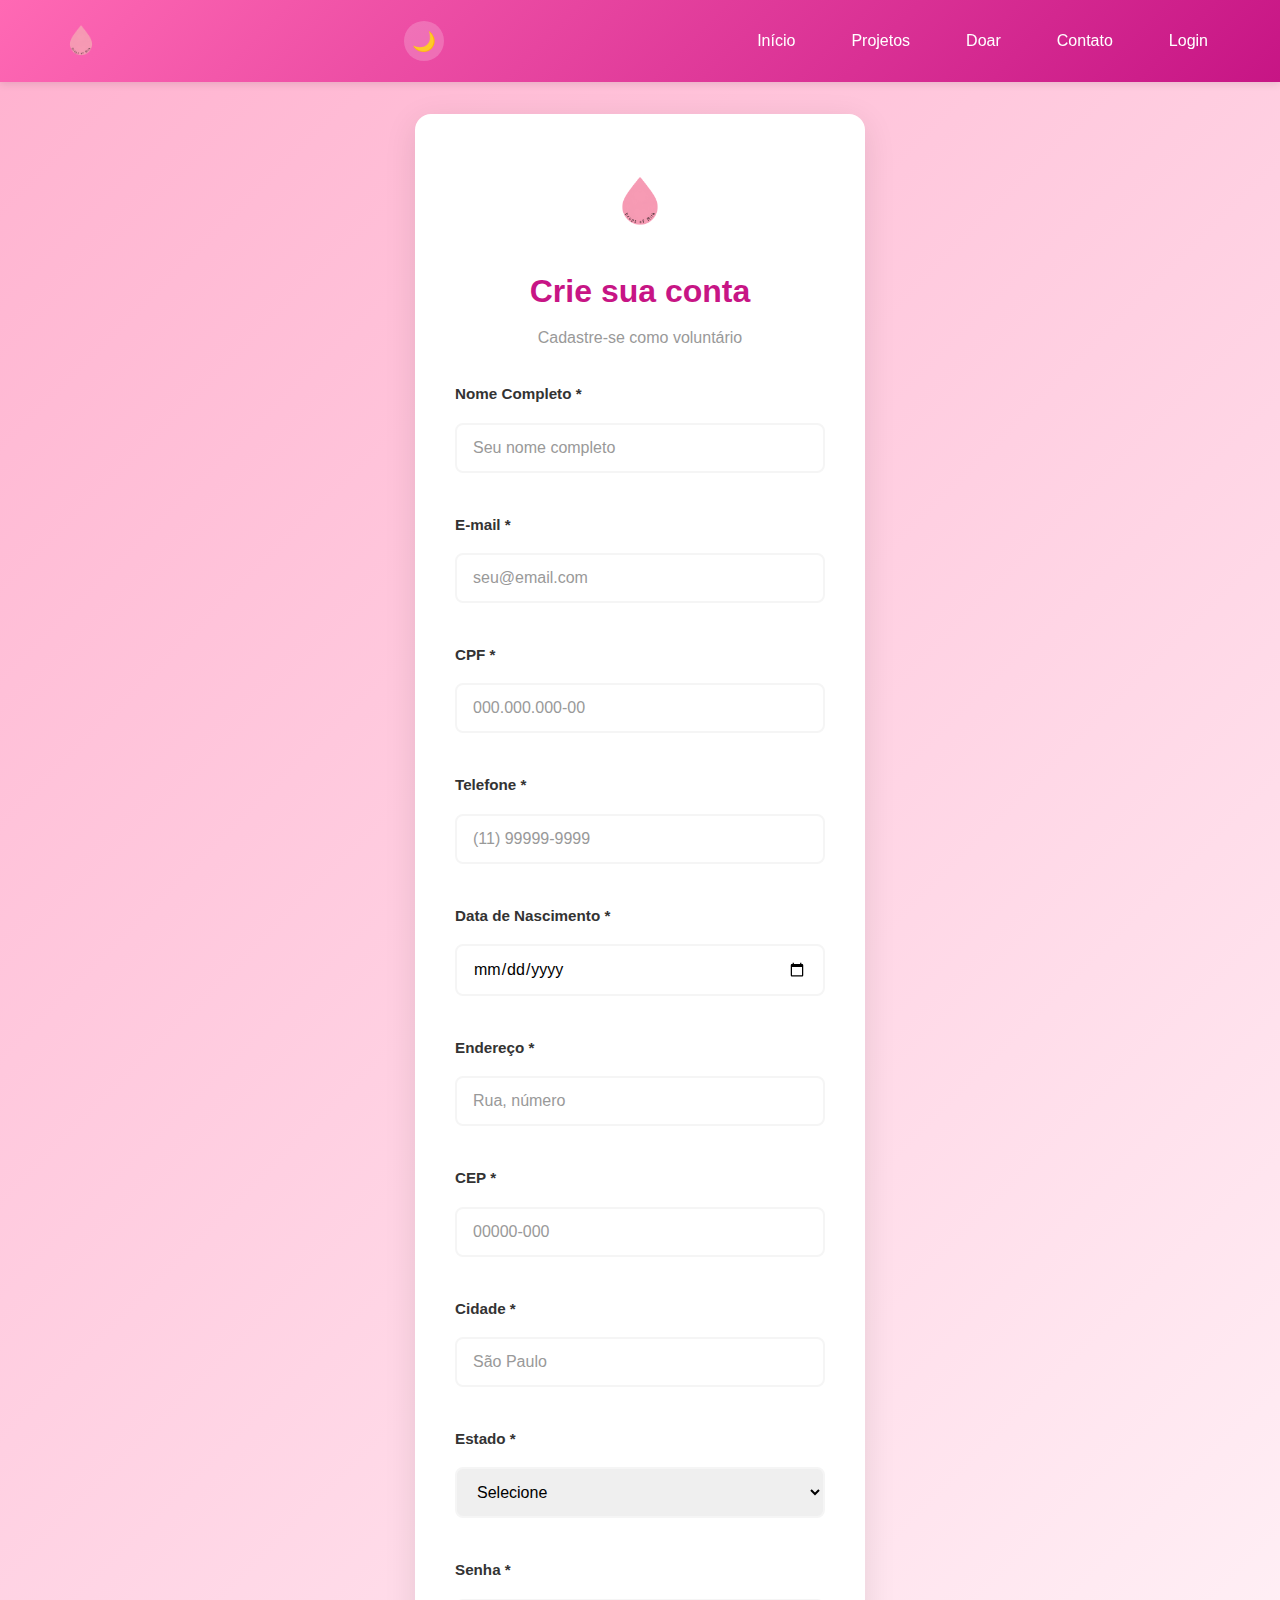
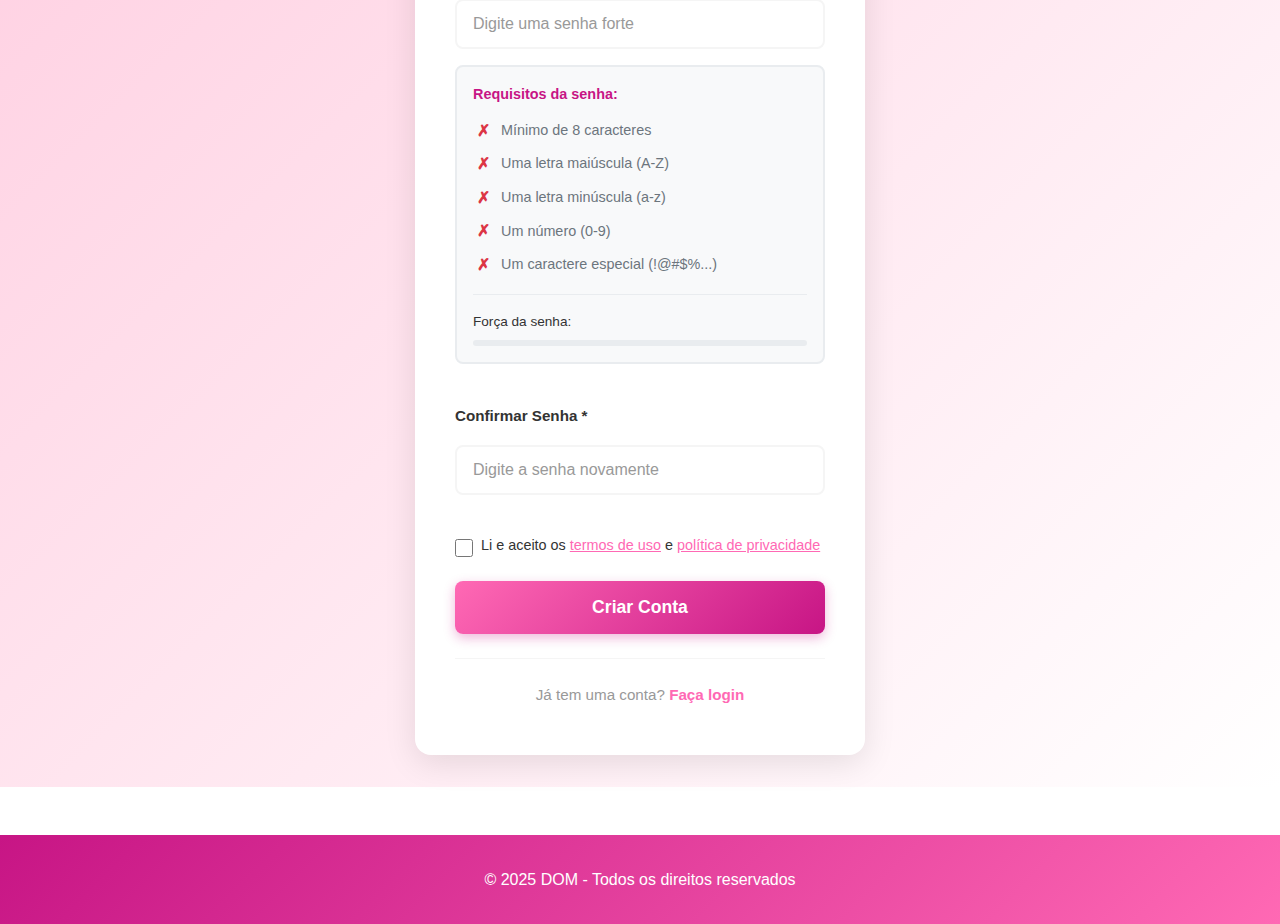
<file: cadastro.html>
<!DOCTYPE html>
<html lang="pt-BR">
  <head>
    <meta charset="utf-8" />
    <meta name="viewport" content="width=device-width,initial-scale=1" />
    <title>Cadastro - DOM</title>
    
    <link rel="stylesheet" href="css/global.css" />
    <link rel="stylesheet" href="css/login.css" />
  </head>
  <body>
    <header>
      <div class="container">
        <button id="menu-btn" aria-label="Abrir menu" aria-expanded="false">&#9776;</button>
        <div class="brand">
          <img src="assets/images/Logo_final.png" alt="DOM logo" />
        </div>
        <button id="theme-toggle" aria-label="Alternar tema" class="theme-btn">🌙</button>
        <nav>
          <ul>
            <!-- Será preenchido via JavaScript -->
          </ul>
        </nav>
      </div>
    </header>

    <main class="auth-container">
      <div class="auth-box">
        <div class="auth-header">
          <img src="assets/images/Logo_final.png" alt="DOM Logo" class="auth-logo">
          <h1 class="auth-title">Crie sua conta</h1>
          <p class="auth-subtitle">Cadastre-se como voluntário</p>
        </div>

        <div id="alertContainer"></div>

        <form id="cadastroForm" class="auth-form">
          <!-- DADOS PESSOAIS -->
          <div class="form-group">
            <label for="nome">Nome Completo *</label>
            <input 
              type="text" 
              id="nome" 
              placeholder="Seu nome completo"
              required
              autocomplete="name"
              minlength="3"
            >
            <span class="error-message">Nome deve ter pelo menos 3 caracteres</span>
          </div>

          <div class="form-group">
            <label for="email">E-mail *</label>
            <input 
              type="email" 
              id="email" 
              placeholder="seu@email.com"
              required
              autocomplete="email"
            >
            <span class="error-message">E-mail inválido</span>
          </div>

          <div class="form-group">
            <label for="cpf">CPF *</label>
            <input 
              type="text" 
              id="cpf" 
              placeholder="000.000.000-00"
              required
              maxlength="14"
            >
            <span class="error-message">CPF inválido</span>
          </div>

          <div class="form-group">
            <label for="telefone">Telefone *</label>
            <input 
              type="text" 
              id="telefone" 
              placeholder="(11) 99999-9999"
              required
              autocomplete="tel"
              maxlength="15"
            >
            <span class="error-message">Telefone inválido</span>
          </div>

          <div class="form-group">
            <label for="dataNascimento">Data de Nascimento *</label>
            <input 
              type="date" 
              id="dataNascimento" 
              required
            >
            <span class="error-message">Data de nascimento obrigatória</span>
          </div>

          <!-- ENDEREÇO -->
          <div class="form-group">
            <label for="endereco">Endereço *</label>
            <input 
              type="text" 
              id="endereco" 
              placeholder="Rua, número"
              required
            >
            <span class="error-message">Endereço obrigatório</span>
          </div>

          <div class="form-group">
            <label for="cep">CEP *</label>
            <input 
              type="text" 
              id="cep" 
              placeholder="00000-000"
              required
              maxlength="9"
            >
            <span class="error-message">CEP inválido</span>
          </div>

          <div class="form-group">
            <label for="cidade">Cidade *</label>
            <input 
              type="text" 
              id="cidade" 
              placeholder="São Paulo"
              required
            >
            <span class="error-message">Cidade obrigatória</span>
          </div>

          <div class="form-group">
            <label for="estado">Estado *</label>
            <select id="estado" required>
              <option value="">Selecione</option>
              <option value="AC">AC</option>
              <option value="AL">AL</option>
              <option value="AP">AP</option>
              <option value="AM">AM</option>
              <option value="BA">BA</option>
              <option value="CE">CE</option>
              <option value="DF">DF</option>
              <option value="ES">ES</option>
              <option value="GO">GO</option>
              <option value="MA">MA</option>
              <option value="MT">MT</option>
              <option value="MS">MS</option>
              <option value="MG">MG</option>
              <option value="PA">PA</option>
              <option value="PB">PB</option>
              <option value="PR">PR</option>
              <option value="PE">PE</option>
              <option value="PI">PI</option>
              <option value="RJ">RJ</option>
              <option value="RN">RN</option>
              <option value="RS">RS</option>
              <option value="RO">RO</option>
              <option value="RR">RR</option>
              <option value="SC">SC</option>
              <option value="SP">SP</option>
              <option value="SE">SE</option>
              <option value="TO">TO</option>
            </select>
            <span class="error-message">Selecione um estado</span>
          </div>

          <!-- SENHA -->
          <div class="form-group">
            <label for="senha">Senha *</label>
            <input 
              type="password" 
              id="senha" 
              placeholder="Digite uma senha forte"
              required
              autocomplete="new-password"
              minlength="8"
            >
            <span class="error-message">Senha não atende aos requisitos</span>
            
            <div id="passwordValidator" class="password-validator">
              <div class="password-validator-title">Requisitos da senha:</div>
              <div class="password-requirements">
                <div id="req-length" class="requirement invalid">
                  <span class="requirement-icon">✗</span>
                  <span>Mínimo de 8 caracteres</span>
                </div>
                <div id="req-uppercase" class="requirement invalid">
                  <span class="requirement-icon">✗</span>
                  <span>Uma letra maiúscula (A-Z)</span>
                </div>
                <div id="req-lowercase" class="requirement invalid">
                  <span class="requirement-icon">✗</span>
                  <span>Uma letra minúscula (a-z)</span>
                </div>
                <div id="req-number" class="requirement invalid">
                  <span class="requirement-icon">✗</span>
                  <span>Um número (0-9)</span>
                </div>
                <div id="req-special" class="requirement invalid">
                  <span class="requirement-icon">✗</span>
                  <span>Um caractere especial (!@#$%...)</span>
                </div>
              </div>
              
              <div class="password-strength">
                <div class="password-strength-label">
                  <span>Força da senha:</span>
                  <span id="strengthText" class="password-strength-text"></span>
                </div>
                <div class="password-strength-bar">
                  <div id="strengthFill" class="password-strength-fill"></div>
                </div>
              </div>
            </div>
          </div>

          <div class="form-group">
            <label for="confirmarSenha">Confirmar Senha *</label>
            <input 
              type="password" 
              id="confirmarSenha" 
              placeholder="Digite a senha novamente"
              required
              autocomplete="new-password"
              minlength="8"
            >
            <span class="error-message">As senhas não coincidem</span>
          </div>

          <input type="hidden" id="tipo" name="tipo" value="voluntario">

          <div class="checkbox-group">
            <input type="checkbox" id="termos" required>
            <label for="termos">
              Li e aceito os <a href="#" target="_blank">termos de uso</a> e <a href="#" target="_blank">política de privacidade</a>
            </label>
          </div>

          <button type="submit" id="btnCadastro" class="btn-auth">
            Criar Conta
          </button>
        </form>

        <div class="auth-footer">
          Já tem uma conta? <a href="login.html">Faça login</a>
        </div>
      </div>
    </main>

    <footer><p>&copy; 2025 DOM - Todos os direitos reservados</p></footer>

    <script src="js/auth.js"></script>
    <script src="js/projetos.js"></script>
    <script src="js/doacoes.js"></script>
    <script src="js/global.js"></script>
    <script src="js/cadastro-page.js"></script>
  </body>
</html>
</file>
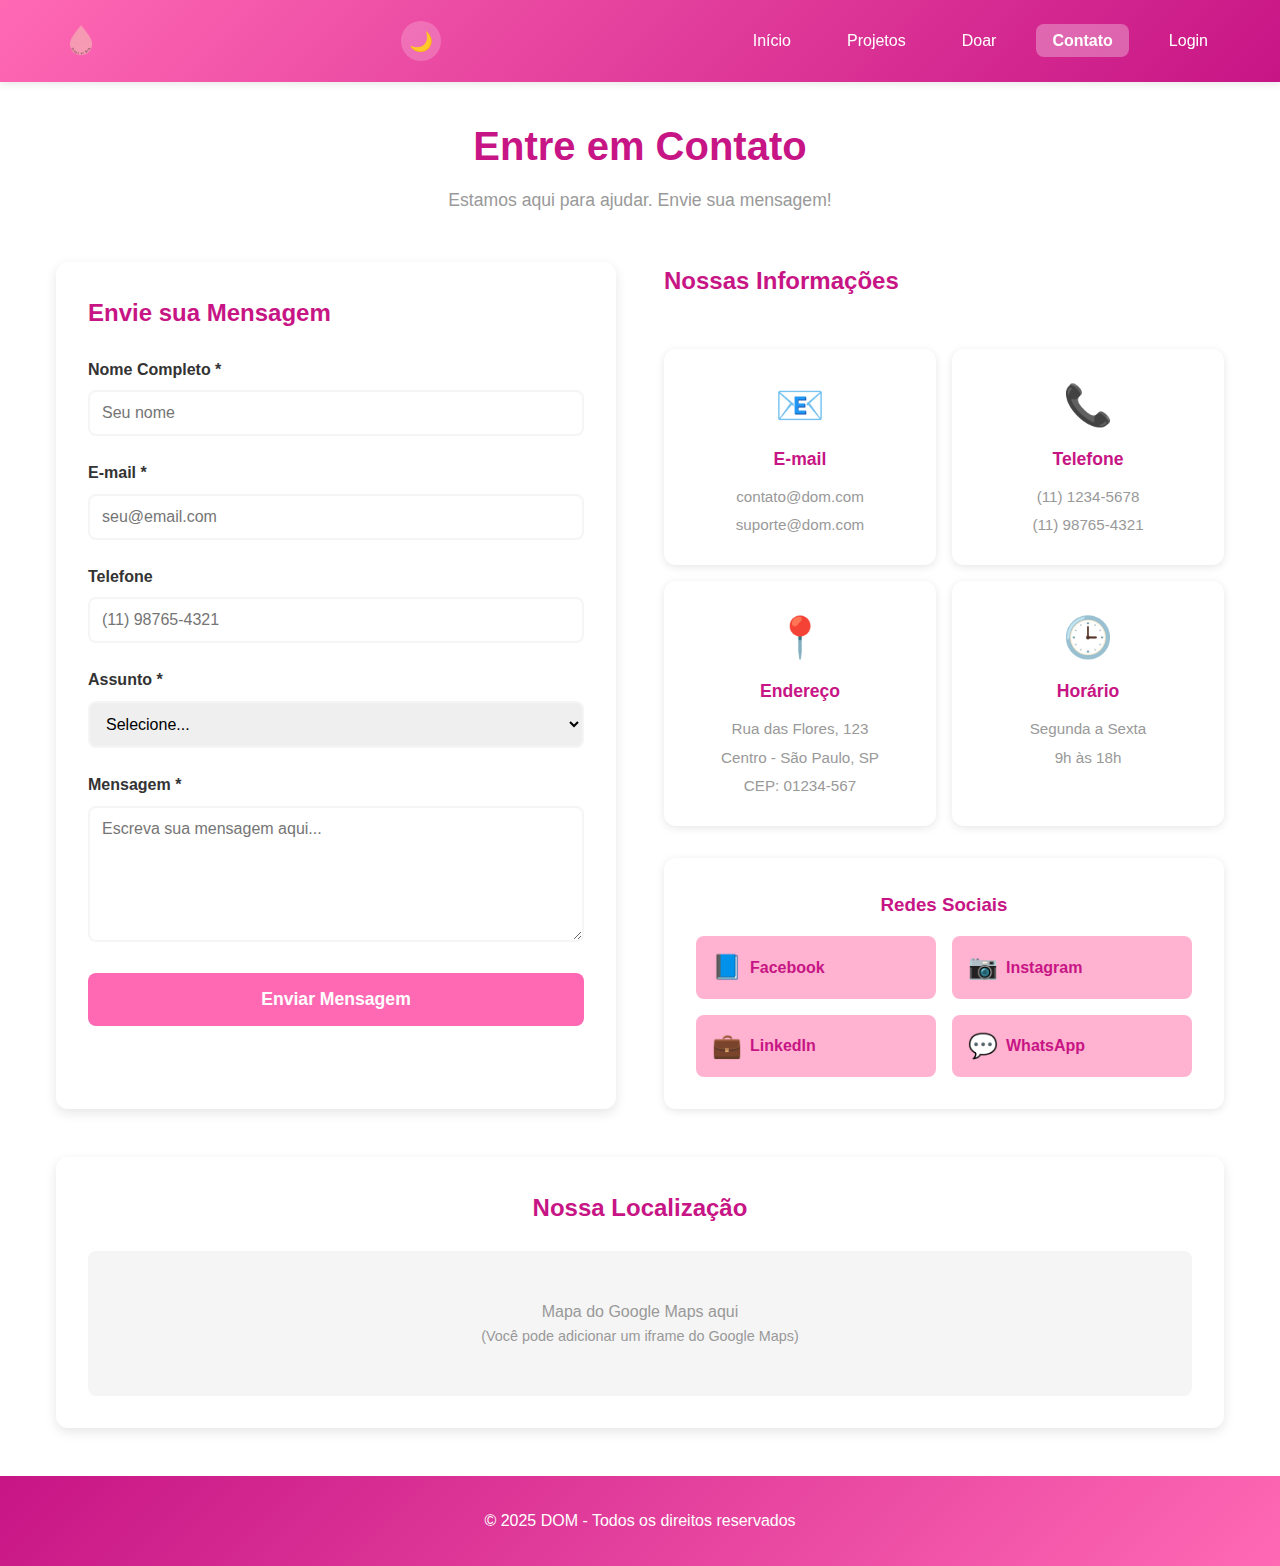
<file: contato.html>
<!DOCTYPE html>
<html lang="pt-BR">
  <head>
    <meta charset="utf-8" />
    <meta name="viewport" content="width=device-width,initial-scale=1" />
    <title>Contato - DOM</title>
    
    <link rel="stylesheet" href="css/global.css" />
    <link rel="stylesheet" href="css/contato.css" />
  </head>
  <body>
    <header>
      <div class="container">
        <button id="menu-btn" aria-label="Abrir menu" aria-expanded="false">&#9776;</button>
        <div class="brand">
          <img src="assets/images/Logo_final.png" alt="DOM logo" />
        </div>
        <button id="theme-toggle" aria-label="Alternar tema" class="theme-btn">🌙</button>
        <nav>
          <ul>
            <!-- Será preenchido via JavaScript -->
          </ul>
        </nav>
      </div>
    </header>

    <main class="contato-container">
      <div class="page-header">
        <h1 class="page-title">Entre em Contato</h1>
        <p class="page-subtitle">Estamos aqui para ajudar. Envie sua mensagem!</p>
      </div>

      <div class="contact-content">
        <!-- Formulário de Contato -->
        <div class="contact-form-section">
          <h2>Envie sua Mensagem</h2>
          
          <form id="contactForm" class="contact-form">
            <div class="form-group">
              <label for="nome">Nome Completo *</label>
              <input type="text" id="nome" name="nome" required placeholder="Seu nome">
            </div>

            <div class="form-group">
              <label for="email">E-mail *</label>
              <input type="email" id="email" name="email" required placeholder="seu@email.com">
            </div>

            <div class="form-group">
              <label for="telefone">Telefone</label>
              <input type="tel" id="telefone" name="telefone" placeholder="(11) 98765-4321">
            </div>

            <div class="form-group">
              <label for="assunto">Assunto *</label>
              <select id="assunto" name="assunto" required>
                <option value="">Selecione...</option>
                <option value="duvida">Dúvida</option>
                <option value="voluntario">Quero ser voluntário</option>
                <option value="doacao">Doações</option>
                <option value="parceria">Parceria</option>
                <option value="outro">Outro</option>
              </select>
            </div>

            <div class="form-group">
              <label for="mensagem">Mensagem *</label>
              <textarea id="mensagem" name="mensagem" rows="6" required placeholder="Escreva sua mensagem aqui..."></textarea>
            </div>

            <button type="submit" class="btn btn-primary">Enviar Mensagem</button>
          </form>
        </div>

        <!-- Informações de Contato -->
        <div class="contact-info-section">
          <h2>Nossas Informações</h2>
          
          <div class="info-cards">
            <div class="info-card">
              <div class="info-icon">📧</div>
              <h3>E-mail</h3>
              <p>contato@dom.com</p>
              <p>suporte@dom.com</p>
            </div>

            <div class="info-card">
              <div class="info-icon">📞</div>
              <h3>Telefone</h3>
              <p>(11) 1234-5678</p>
              <p>(11) 98765-4321</p>
            </div>

            <div class="info-card">
              <div class="info-icon">📍</div>
              <h3>Endereço</h3>
              <p>Rua das Flores, 123</p>
              <p>Centro - São Paulo, SP</p>
              <p>CEP: 01234-567</p>
            </div>

            <div class="info-card">
              <div class="info-icon">🕒</div>
              <h3>Horário</h3>
              <p>Segunda a Sexta</p>
              <p>9h às 18h</p>
            </div>
          </div>

          <div class="social-media">
            <h3>Redes Sociais</h3>
            <div class="social-links">
              <a href="#" class="social-link" aria-label="Facebook">
                <span>📘</span> Facebook
              </a>
              <a href="#" class="social-link" aria-label="Instagram">
                <span>📷</span> Instagram
              </a>
              <a href="#" class="social-link" aria-label="LinkedIn">
                <span>💼</span> LinkedIn
              </a>
              <a href="#" class="social-link" aria-label="WhatsApp">
                <span>💬</span> WhatsApp
              </a>
            </div>
          </div>
        </div>
      </div>

      <!-- Mapa (Opcional) -->
      <div class="map-section">
        <h2>Nossa Localização</h2>
        <div class="map-placeholder">
          <p>Mapa do Google Maps aqui</p>
          <p style="font-size: 0.9rem; color: var(--cinza-medio);">
            (Você pode adicionar um iframe do Google Maps)
          </p>
        </div>
      </div>
    </main>

    <footer><p>&copy; 2025 DOM - Todos os direitos reservados</p></footer>

    <script src="js/auth.js"></script>
    <script src="js/global.js"></script>
    <script src="js/contato.js"></script>
  </body>
</html>
</file>
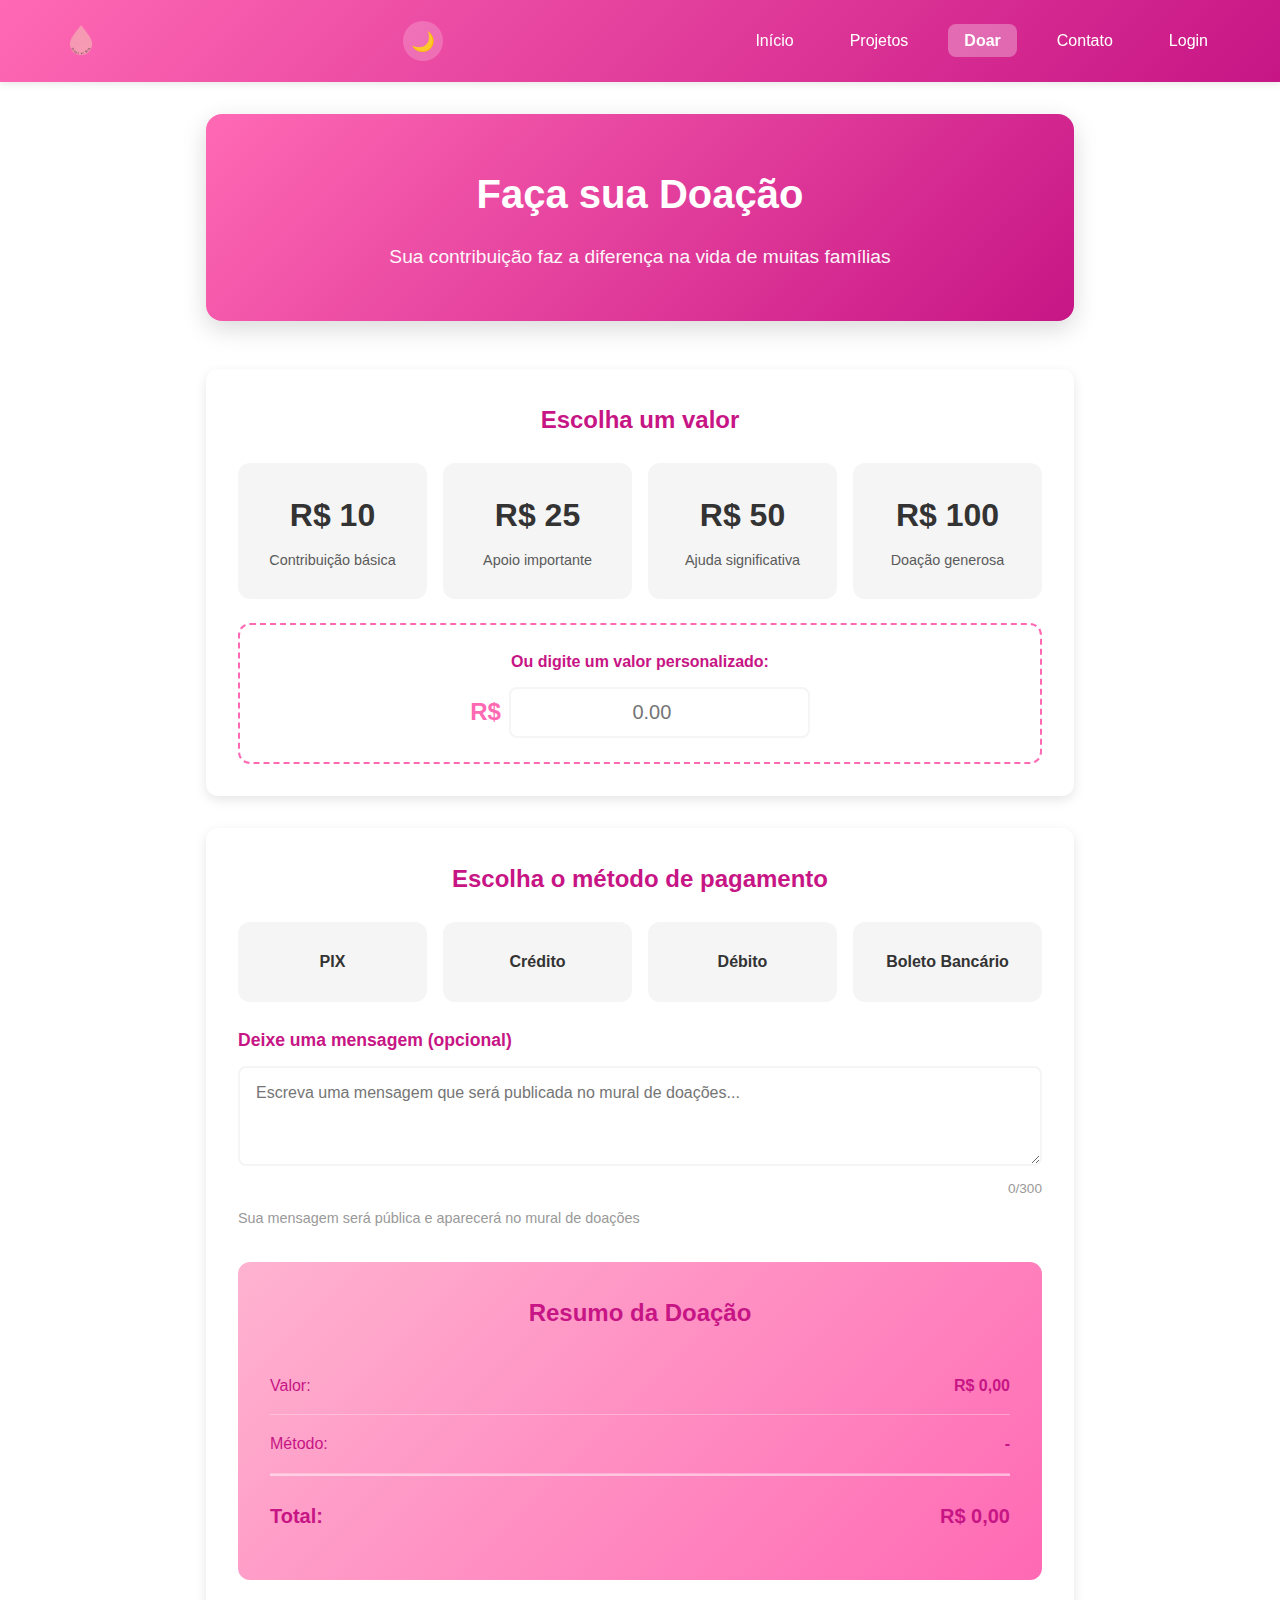
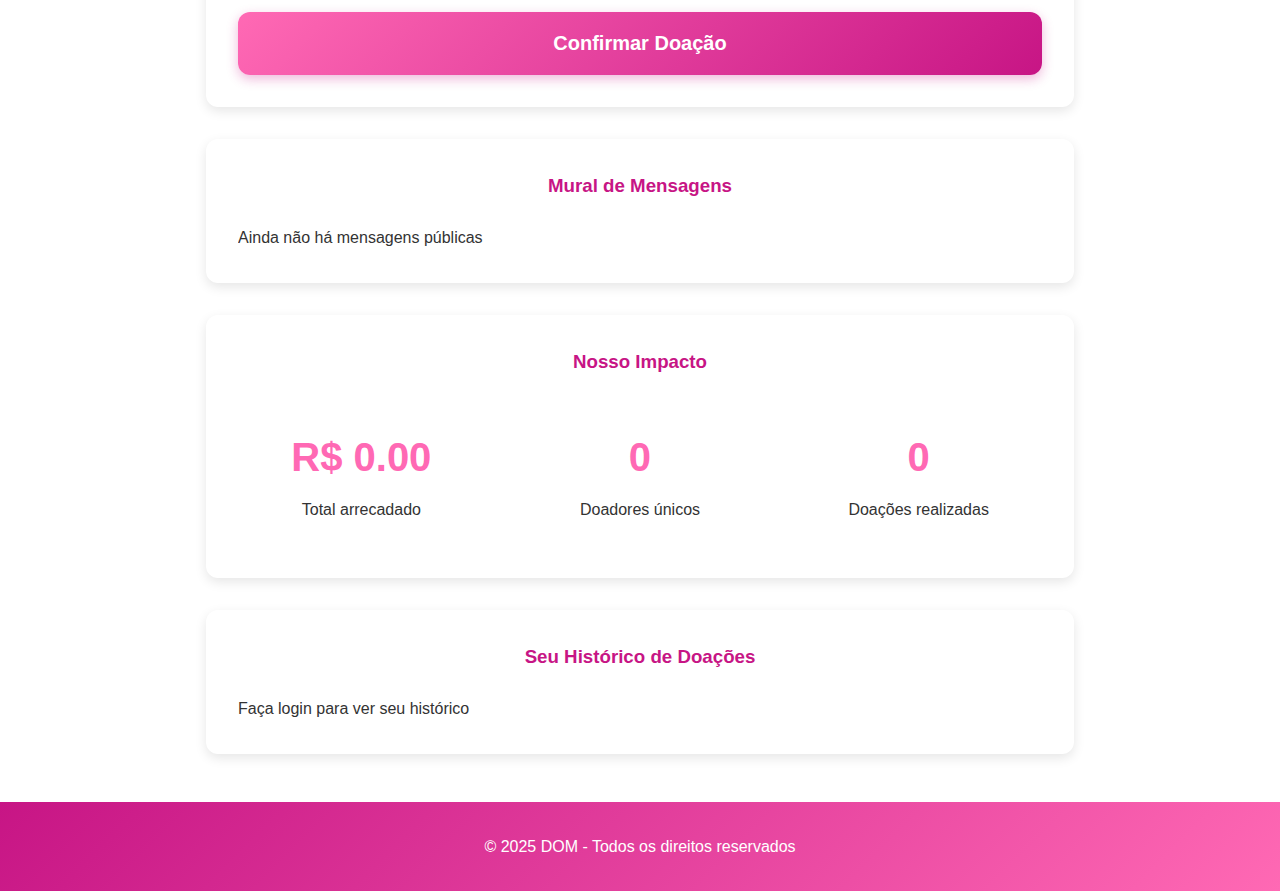
<file: doacoes.html>
<!DOCTYPE html>
<html lang="pt-BR">
  <head>
    <meta charset="utf-8" />
    <meta name="viewport" content="width=device-width,initial-scale=1" />
    <title>Doações - DOM</title>
    
    <link rel="stylesheet" href="css/global.css" />
    <link rel="stylesheet" href="css/doacoes.css" />
  </head>
  <body>
    <header>
      <div class="container">
        <button id="menu-btn" aria-label="Abrir menu" aria-expanded="false">&#9776;</button>
        <div class="brand">
          <img src="assets/images/Logo_final.png" alt="DOM logo" />
        </div>
        <button id="theme-toggle" aria-label="Alternar tema" class="theme-btn">🌙</button>
        <nav>
          <ul>
            <!-- Será preenchido via JavaScript -->
          </ul>
        </nav>
      </div>
    </header>

    <main class="doacoes-container">
      <!-- Hero -->
      <section class="doacoes-hero">
        <h1>Faça sua Doação</h1>
        <p>Sua contribuição faz a diferença na vida de muitas famílias</p>
      </section>

      <!-- Valores Sugeridos -->
      <section class="valores-sugeridos">
        <h2>Escolha um valor</h2>
        <div class="valores-grid">
          <div class="valor-card" data-valor="10">
            <div class="valor-preco">R$ 10</div>
            <div class="valor-descricao">Contribuição básica</div>
          </div>
          <div class="valor-card" data-valor="25">
            <div class="valor-preco">R$ 25</div>
            <div class="valor-descricao">Apoio importante</div>
          </div>
          <div class="valor-card" data-valor="50">
            <div class="valor-preco">R$ 50</div>
            <div class="valor-descricao">Ajuda significativa</div>
          </div>
          <div class="valor-card" data-valor="100">
            <div class="valor-preco">R$ 100</div>
            <div class="valor-descricao">Doação generosa</div>
          </div>
        </div>

        <div class="valor-custom">
          <label for="valorCustom">Ou digite um valor personalizado:</label>
          <div class="valor-custom-input">
            <span>R$</span>
            <input type="number" id="valorCustom" placeholder="0.00" min="1" step="0.01">
          </div>
        </div>
      </section>

      <!-- Métodos de Pagamento -->
      <section class="doacao-form">
        <h2>Escolha o método de pagamento</h2>
        <div class="payment-methods">
          <div class="payment-method" data-method="pix">
            <div class="payment-name">PIX</div>
          </div>
          <div class="payment-method" data-method="credito">
            <div class="payment-name">Crédito</div>
          </div>
          <div class="payment-method" data-method="debito">
            <div class="payment-name">Débito</div>
          </div>
          <div class="payment-method" data-method="boleto">
            <div class="payment-name">Boleto Bancário</div>
          </div>
        </div>

        <!-- Campo de Mensagem -->
        <div class="mensagem-section">
          <label for="mensagemDoacao">Deixe uma mensagem (opcional)</label>
          <textarea 
            id="mensagemDoacao" 
            placeholder="Escreva uma mensagem que será publicada no mural de doações..."
            maxlength="300"
          ></textarea>
          <div class="char-count" id="charCount">0/300</div>
          <small>Sua mensagem será pública e aparecerá no mural de doações</small>
        </div>

        <!-- Resumo -->
        <div class="doacao-resumo">
          <h3>Resumo da Doação</h3>
          <div class="resumo-item">
            <span>Valor:</span>
            <strong id="resumoValor">R$ 0,00</strong>
          </div>
          <div class="resumo-item">
            <span>Método:</span>
            <strong id="resumoMetodo">-</strong>
          </div>
          <div class="resumo-item">
            <span>Total:</span>
            <strong id="resumoTotal">R$ 0,00</strong>
          </div>
        </div>

        <form id="donationForm">
          <button type="submit" class="btn-doar">
            Confirmar Doação
          </button>
        </form>
      </section>

      <!-- Mural de Mensagens -->
      <section class="mural-mensagens">
        <h3>Mural de Mensagens</h3>
        <div id="muralMensagens" class="mensagens-lista">
          <!-- Será preenchido via JavaScript -->
        </div>
      </section>

      <!-- Impacto -->
      <section class="impacto-section">
        <h3>Nosso Impacto</h3>
        <div class="impacto-grid">
          <div class="impacto-item">
            <div class="impacto-numero">R$ <span id="totalArrecadado">0</span></div>
            <div class="impacto-texto">Total arrecadado</div>
          </div>
          <div class="impacto-item">
            <div class="impacto-numero"><span id="totalDoadores">0</span></div>
            <div class="impacto-texto">Doadores únicos</div>
          </div>
          <div class="impacto-item">
            <div class="impacto-numero"><span id="totalDoacoes">0</span></div>
            <div class="impacto-texto">Doações realizadas</div>
          </div>
        </div>
      </section>

      <!-- Histórico -->
      <section class="historico-doacoes">
        <h3>Seu Histórico de Doações</h3>
        <div id="historicoLista" class="historico-lista">
          <!-- Será preenchido via JavaScript -->
        </div>
      </section>
    </main>

    <footer><p>&copy; 2025 DOM - Todos os direitos reservados</p></footer>

    <script src="js/auth.js"></script>
    <script src="js/projetos.js"></script>
    <script src="js/doacoes.js"></script>
    <script src="js/global.js"></script>
    <script src="js/doacoes-page.js"></script>
  </body>
</html>
</file>
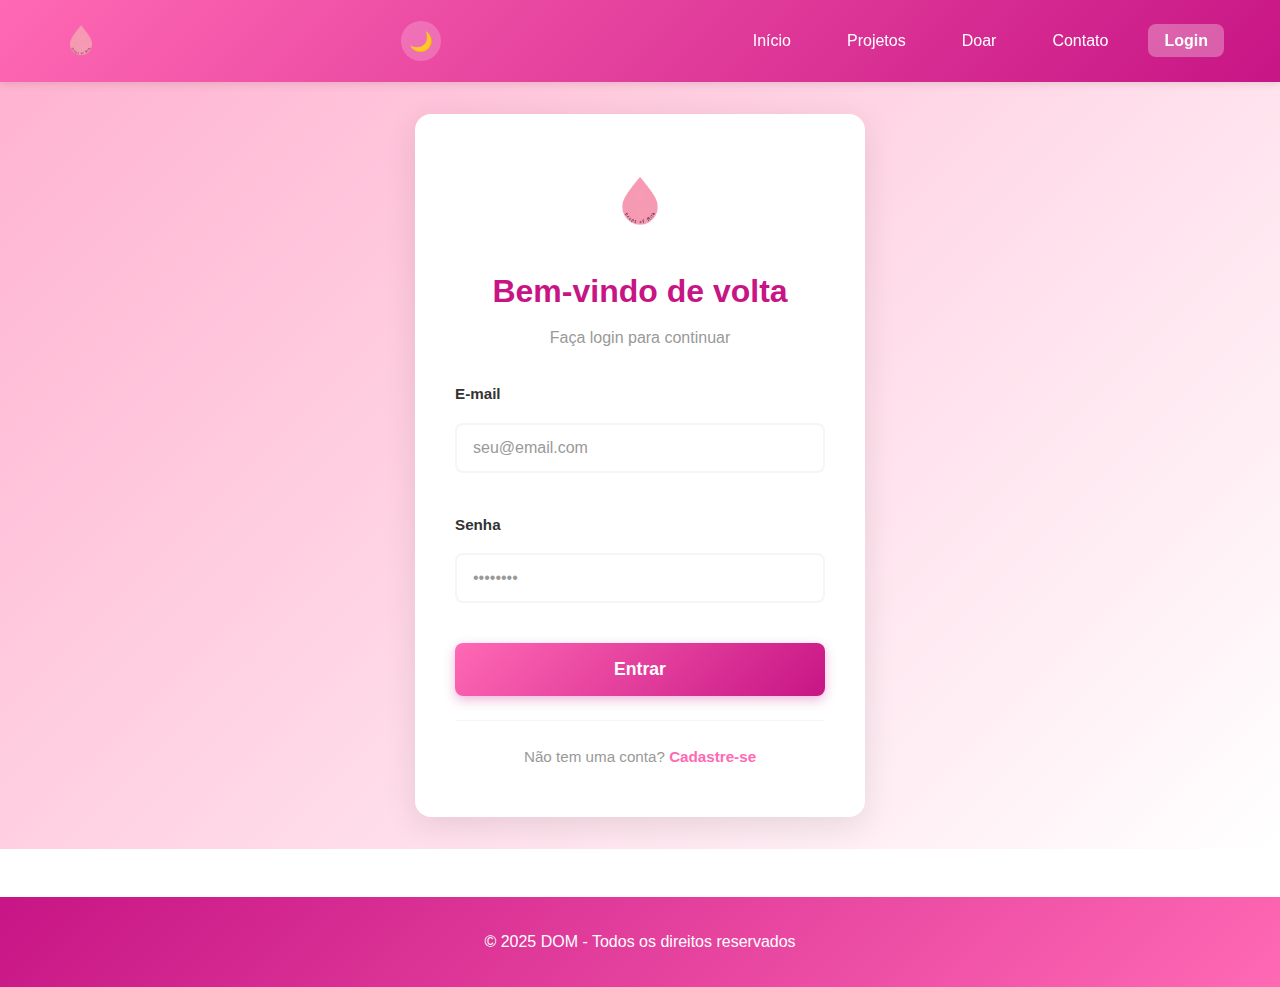
<file: login.html>
<!DOCTYPE html>
<html lang="pt-BR">
  <head>
    <meta charset="utf-8" />
    <meta name="viewport" content="width=device-width,initial-scale=1" />
    <title>Login - DOM</title>
    
    <link rel="stylesheet" href="css/global.css" />
    <link rel="stylesheet" href="css/login.css" />
  </head>
  <body>
    <header>
      <div class="container">
        <button id="menu-btn" aria-label="Abrir menu" aria-expanded="false">&#9776;</button>
        <div class="brand">
          <img src="assets/images/Logo_final.png" alt="DOM logo" />
        </div>
        <button id="theme-toggle" aria-label="Alternar tema" class="theme-btn">🌙</button>
        <nav>
          <ul>
            <!-- Será preenchido via JavaScript -->
          </ul>
        </nav>
      </div>
    </header>

    <main class="auth-container">
      <div class="auth-box">
        <div class="auth-header">
          <img src="assets/images/Logo_final.png" alt="DOM Logo" class="auth-logo">
          <h1 class="auth-title">Bem-vindo de volta</h1>
          <p class="auth-subtitle">Faça login para continuar</p>
        </div>

        <div id="alertContainer"></div>

        <form id="loginForm" class="auth-form">
          <div class="form-group">
            <label for="email">E-mail</label>
            <input 
              type="email" 
              id="email" 
              placeholder="seu@email.com"
              required
              autocomplete="email"
            >
            <span class="error-message">E-mail inválido</span>
          </div>

          <div class="form-group">
            <label for="senha">Senha</label>
            <input 
              type="password" 
              id="senha" 
              placeholder="••••••••"
              required
              autocomplete="current-password"
            >
            <span class="error-message">Senha obrigatória</span>
          </div>

          <button type="submit" id="btnLogin" class="btn-auth">
            Entrar
          </button>
        </form>

        <div class="auth-footer">
          Não tem uma conta? <a href="cadastro.html">Cadastre-se</a>
        </div>
      </div>
    </main>

    <footer><p>&copy; 2025 DOM - Todos os direitos reservados</p></footer>

    <script src="js/auth.js"></script>
    <script src="js/projetos.js"></script>
    <script src="js/doacoes.js"></script>
    <script src="js/global.js"></script>
    <script src="js/login-page.js"></script>
  </body>
</html>
</file>
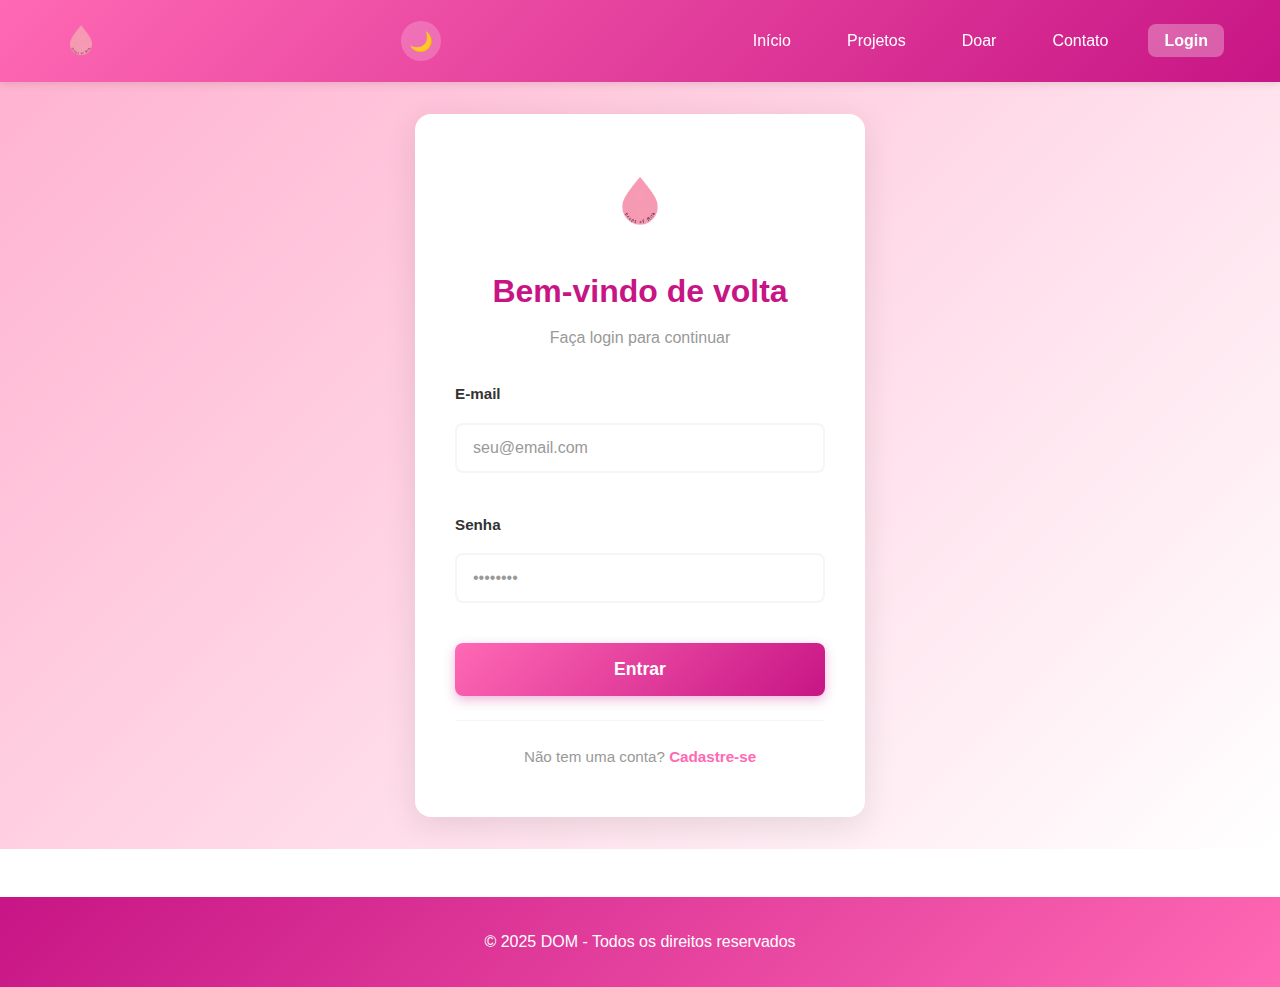
<file: profileAdm.html>
<!DOCTYPE html>
<html lang="pt-BR">
  <head>
    <meta charset="utf-8" />
    <meta name="viewport" content="width=device-width,initial-scale=1" />
    <title>Painel Admin - DOM</title>
    
    <link rel="stylesheet" href="css/global.css" />
    <link rel="stylesheet" href="css/profile.css" />
    <link rel="stylesheet" href="css/profile-admin.css" />
  </head>
  <body>
    <header>
      <div class="container">
        <button id="menu-btn" aria-label="Abrir menu" aria-expanded="false">&#9776;</button>
        <div class="brand">
          <img src="assets/images/Logo_final.png" alt="DOM logo" />
        </div>
        <button id="theme-toggle" aria-label="Alternar tema" class="theme-btn">🌙</button>
        <nav>
          <ul>
            <!-- Será preenchido via JavaScript -->
          </ul>
        </nav>
      </div>
    </header>

    <main class="profile-container">
      <!-- Header do Perfil Admin -->
      <div class="profile-header">
        <div class="profile-header-content">
          <div id="adminAvatar" class="profile-avatar">A</div>
          <div class="profile-info">
            <h1 id="adminName" class="profile-name">Administrador</h1>
            <div class="profile-type">Administrador do Sistema</div>
            <div id="adminEmail" class="profile-email">admin@dom.com</div>
          </div>
          <div class="profile-actions">
            
            <button id="btnLogout" class="btn-profile btn-logout">Sair</button>
          </div>
        </div>
      </div>

      <!-- Estatísticas Gerais -->
      <div class="admin-stats">
        <div class="stat-card">
          <div class="stat-icon">👥</div>
          <div class="stat-content">
            <div class="stat-value" id="totalUsers">0</div>
            <div class="stat-label">Usuários Cadastrados</div>
          </div>
        </div>

        <div class="stat-card">
          <div class="stat-icon">📋</div>
          <div class="stat-content">
            <div class="stat-value" id="totalProjects">0</div>
            <div class="stat-label">Projetos Ativos</div>
          </div>
        </div>

        <div class="stat-card">
          <div class="stat-icon">💰</div>
          <div class="stat-content">
            <div class="stat-value" id="totalDonations">0</div>
            <div class="stat-label">Doações Recebidas</div>
          </div>
        </div>

        <div class="stat-card">
          <div class="stat-icon">💵</div>
          <div class="stat-content">
            <div class="stat-value">R$ <span id="totalAmount">0.00</span></div>
            <div class="stat-label">Total Arrecadado</div>
          </div>
        </div>

        <div class="stat-card">
          <div class="stat-icon">📧</div>
          <div class="stat-content">
            <div class="stat-value" id="totalMessages">0</div>
            <div class="stat-label">Mensagens Pendentes</div>
          </div>
        </div>
      </div>

      <!-- Abas de Gerenciamento -->
      <div class="admin-tabs">
        <button class="tab-btn active" data-tab="users">Usuários</button>
        <button class="tab-btn" data-tab="projects">Projetos</button>
        <button class="tab-btn" data-tab="donations">Doações</button>
        <button class="tab-btn" data-tab="messages">Mensagens</button> <!-- NOVA ABA -->
      </div>

      <!-- Conteúdo das Abas -->
      <div class="admin-content">
        <!-- Tab Usuários -->
        <div class="tab-content active" id="tab-users">
          <div class="content-header">
            <h2>Gerenciar Usuários</h2>
          </div>
          <div id="usersList">
            <!-- Será preenchido via JavaScript -->
          </div>
        </div>

        <!-- Tab Projetos -->
        <div class="tab-content" id="tab-projects">
          <div class="content-header">
            <h2>Gerenciar Projetos</h2>
            <button id="btnNewProject" class="btn btn-primary">+ Novo Projeto</button>
          </div>
          <div id="projectsList">
            <!-- Será preenchido via JavaScript -->
          </div>
        </div>

        <!-- Tab Doações -->
        <div class="tab-content" id="tab-donations">
          <div class="content-header">
            <h2>Histórico de Doações</h2>
          </div>
          <div id="donationsList">
            <!-- Será preenchido via JavaScript -->
          </div>
        </div>

        <!-- Tab Mensagens (NOVA) -->
        <div class="tab-content" id="tab-messages">
          <div class="content-header">
            <h2>Mensagens de Contato</h2>
            <div style="display: flex; gap: 1rem;">
              <button class="btn btn-secondary" onclick="filterMessages('todos')">Todas</button>
              <button class="btn btn-secondary" onclick="filterMessages('pendente')">Pendentes</button>
              <button class="btn btn-secondary" onclick="filterMessages('respondida')">Respondidas</button>
            </div>
          </div>
          <div id="messagesList">
            <!-- Será preenchido via JavaScript -->
          </div>
        </div>
      </div>
    </main>

    <!-- Modal de Edição de Perfil -->
    <div id="editModal" class="modal">
      <div class="modal-content">
        <div class="modal-header">
          <h2 class="modal-title">Editar Perfil Admin</h2>
          <button type="button" id="closeModal" class="modal-close">&times;</button>
        </div>
        
        <form id="editProfileForm" class="profile-edit-form">
          <div class="form-group">
            <label for="editNome">Nome</label>
            <input type="text" id="editNome" required>
          </div>

          <div class="form-group">
            <label for="editEmail">E-mail</label>
            <input type="email" id="editEmail" required>
          </div>

          <div class="form-group">
            <label for="editTelefone">Telefone</label>
            <input type="text" id="editTelefone" maxlength="15">
          </div>

          <div class="form-actions">
            <button type="button" id="btnCancel" class="btn btn-secondary">Cancelar</button>
            <button type="submit" id="btnSave" class="btn btn-primary">Salvar</button>
          </div>
        </form>
      </div>
    </div>

    <!-- Modal de Novo/Editar Projeto - VERSÃO COMPLETA -->
    <div id="newProjectModal" class="modal">
      <div class="modal-content" style="max-width: 900px;">
        <div class="modal-header">
          <h2 class="modal-title" id="projectModalTitle">Novo Projeto</h2>
          <button type="button" id="closeProjectModal" class="modal-close">&times;</button>
        </div>
        
        <form id="newProjectForm" class="profile-edit-form">
          <input type="hidden" id="projectId" value="">
          
          <div class="form-group">
            <label for="projectTitulo">Título do Projeto *</label>
            <input type="text" id="projectTitulo" required placeholder="Ex: Campanha de Arrecadação">
          </div>

          <div class="form-group">
            <label for="projectCategoria">Categoria *</label>
            <select id="projectCategoria" required>
              <option value="">Selecione...</option>
              <option value="Saúde">Saúde</option>
              <option value="Educação">Educação</option>
              <option value="Assistência Social">Assistência Social</option>
              <option value="Meio Ambiente">Meio Ambiente</option>
              <option value="Coleta">Coleta</option>
              <option value="Conscientização">Conscientização</option>
              <option value="Gestão">Gestão</option>
            </select>
          </div>

          <div class="form-group">
            <label for="projectDescricao">Descrição Curta *</label>
            <textarea id="projectDescricao" rows="2" required placeholder="Resumo do projeto em poucas palavras"></textarea>
          </div>

          <div class="form-group">
            <label for="projectDescricaoCompleta">Descrição Completa *</label>
            <textarea id="projectDescricaoCompleta" rows="4" required placeholder="Detalhes completos do projeto, objetivos, metodologia..."></textarea>
          </div>

          <div class="form-group">
            <label for="projectLocal">Local *</label>
            <input type="text" id="projectLocal" placeholder="Cidade - UF" required>
          </div>

          <div style="display: grid; grid-template-columns: 1fr 1fr; gap: 1rem;">
            <div class="form-group">
              <label for="projectVagas">Número de Vagas *</label>
              <input type="number" id="projectVagas" min="1" value="10" required>
            </div>
            
            <div class="form-group">
              <label for="projectStatus">Status *</label>
              <select id="projectStatus" required>
                <option value="ativo">Ativo</option>
                <option value="inativo">Inativo</option>
              </select>
            </div>
          </div>

          <div style="display: grid; grid-template-columns: 1fr 1fr; gap: 1rem;">
            <div class="form-group">
              <label for="projectDataInicio">Data de Início *</label>
              <input type="date" id="projectDataInicio" required>
            </div>

            <div class="form-group">
              <label for="projectDataFim">Data de Término</label>
              <input type="date" id="projectDataFim">
            </div>
          </div>

          <div class="form-group">
            <label for="projectRequisitos">Requisitos (um por linha) *</label>
            <textarea id="projectRequisitos" rows="4" required placeholder="Disponibilidade de 4h por semana&#10;Maior de 18 anos&#10;Comprometimento"></textarea>
          </div>

          <div class="form-group">
            <label for="projectBeneficios">Benefícios (um por linha) *</label>
            <textarea id="projectBeneficios" rows="4" required placeholder="Certificado de voluntariado&#10;Desenvolvimento de habilidades&#10;Networking"></textarea>
          </div>

          <div class="form-group">
            <label for="projectResponsavel">Responsável</label>
            <input type="text" id="projectResponsavel" value="Admin DOM">
          </div>

          <div class="form-actions">
            <button type="button" id="btnCancelProject" class="btn btn-secondary">Cancelar</button>
            <button type="submit" id="btnCreateProject" class="btn btn-primary">Criar Projeto</button>
          </div>
        </form>
      </div>
    </div>

    <!-- Modal de Visualizar Inscritos -->
    <div id="viewEnrollmentsModal" class="modal">
      <div class="modal-content">
        <div class="modal-header">
          <h2 class="modal-title" id="enrollmentsModalTitle">Inscritos no Projeto</h2>
          <button type="button" id="closeEnrollmentsModal" class="modal-close">&times;</button>
        </div>
        
        <div class="modal-body">
          <div id="enrollmentsList">
            <!-- Será preenchido via JavaScript -->
          </div>
        </div>
      </div>
    </div>

    <footer><p>&copy; 2025 DOM - Todos os direitos reservados</p></footer>

    <script src="js/auth.js"></script>
    <script src="js/projetos.js"></script>
    <script src="js/doacoes.js"></script>
    <script src="js/global.js"></script>
    <script src="js/profile-admin.js"></script>
  </body>
</html>
</file>
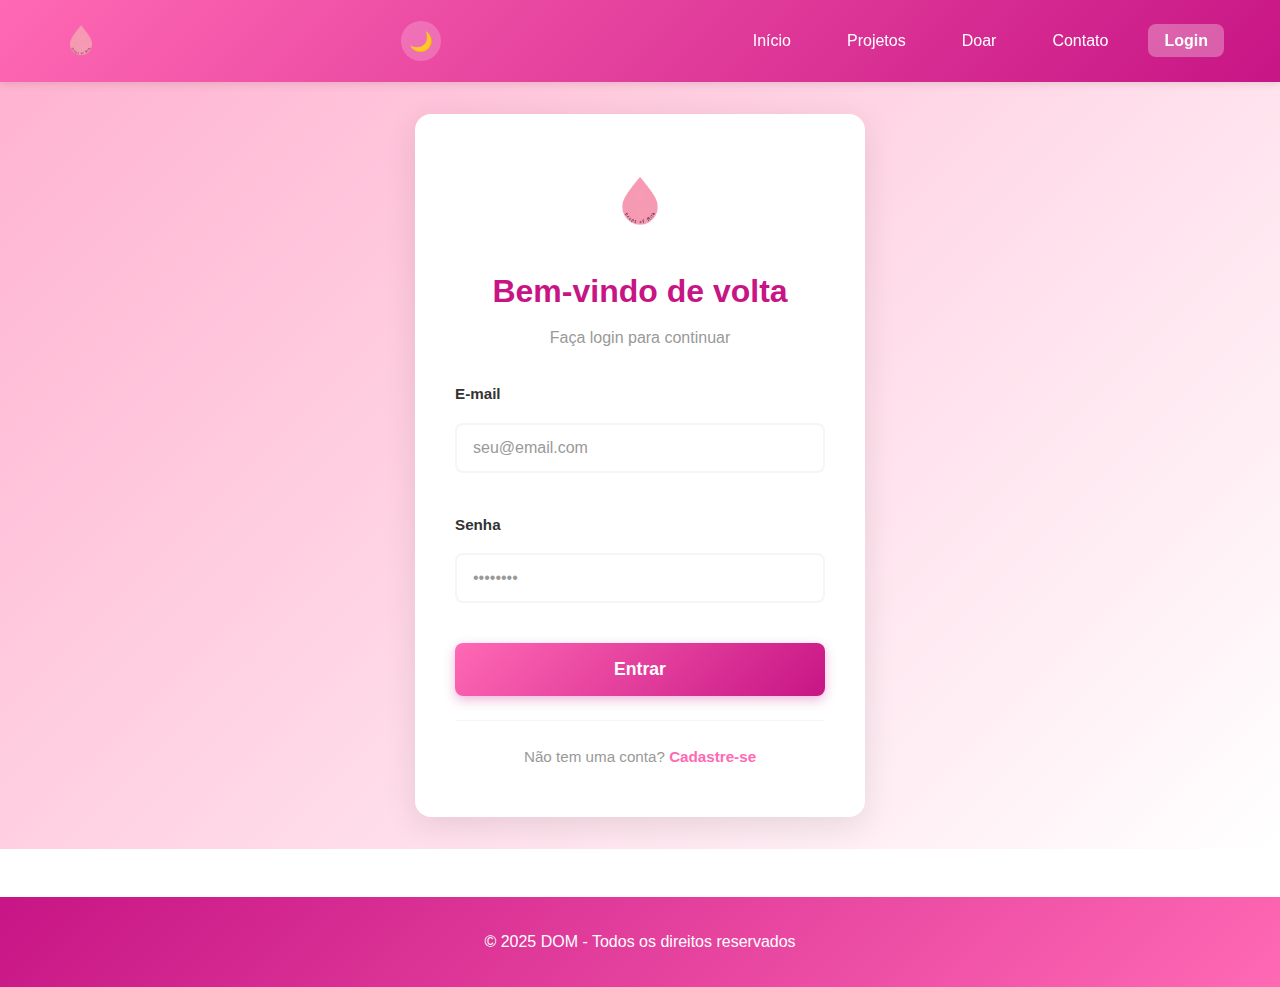
<file: profileVoluntario.html>
<!DOCTYPE html>
<html lang="pt-BR">
  <head>
    <meta charset="utf-8" />
    <meta name="viewport" content="width=device-width,initial-scale=1" />
    <title>Meu Perfil - DOM</title>
    
    <link rel="stylesheet" href="css/global.css" />
    <link rel="stylesheet" href="css/profile.css" />
  </head>
  <body>
    <header>
      <div class="container">
        <button id="menu-btn" aria-label="Abrir menu" aria-expanded="false">&#9776;</button>
        <div class="brand">
          <img src="assets/images/Logo_final.png" alt="DOM logo" />
        </div>
        <button id="theme-toggle" aria-label="Alternar tema" class="theme-btn">🌙</button>
        <nav>
          <ul>
            <!-- Será preenchido via JavaScript -->
          </ul>
        </nav>
      </div>
    </header>

    <main class="profile-container">
      <!-- Header do Perfil com Avatar -->
      <div class="profile-banner">
        <div class="profile-banner-content">
          <div id="userAvatar" class="profile-avatar-large">V</div>
          <div class="profile-header-info">
            <h1 id="userName" class="profile-title">Carregando...</h1>
            <p id="userEmail" class="profile-subtitle">email@exemplo.com</p>
            <span class="profile-badge">Voluntário</span>
          </div>
        </div>
        <button type="button" id="btnLogout" class="btn-logout-header">
          🚪 Sair
        </button>
      </div>

      <!-- Sistema de Abas -->
      <div class="profile-tabs">
        <button class="tab-btn active" data-tab="dados">
          👤 Meus Dados
        </button>
        <button class="tab-btn" data-tab="projetos">
          📋 Meus Projetos
        </button>
        <button class="tab-btn" data-tab="doacoes">
          💰 Minhas Doações
        </button>
      </div>

      <!-- Conteúdo das Abas -->
      <div class="profile-content">
        
        <!-- ABA: MEUS DADOS -->
        <div class="tab-content active" id="tab-dados">
          <div class="dados-header">
            <h2>📋 Informações Pessoais</h2>
          </div>

          <div class="dados-grid">
            <div class="dado-item">
              <span class="dado-label">Nome Completo</span>
              <span class="dado-value" id="viewNome">-</span>
            </div>

            <div class="dado-item">
              <span class="dado-label">E-mail</span>
              <span class="dado-value" id="viewEmail">-</span>
            </div>

            <div class="dado-item">
              <span class="dado-label">CPF</span>
              <span class="dado-value" id="viewCPF">-</span>
            </div>

            <div class="dado-item">
              <span class="dado-label">Telefone</span>
              <span class="dado-value" id="viewTelefone">-</span>
            </div>

            <div class="dado-item">
              <span class="dado-label">Data de Nascimento</span>
              <span class="dado-value" id="viewDataNascimento">-</span>
            </div>

            <div class="dado-item full-width">
              <span class="dado-label">Endereço</span>
              <span class="dado-value" id="viewEndereco">-</span>
            </div>

            <div class="dado-item">
              <span class="dado-label">CEP</span>
              <span class="dado-value" id="viewCEP">-</span>
            </div>

            <div class="dado-item">
              <span class="dado-label">Cidade</span>
              <span class="dado-value" id="viewCidade">-</span>
            </div>

            <div class="dado-item">
              <span class="dado-label">Estado</span>
              <span class="dado-value" id="viewEstado">-</span>
            </div>
          </div>
        </div>

        <!-- ABA: MEUS PROJETOS -->
        <div class="tab-content" id="tab-projetos">
          <div class="stats-row">
            <div class="stat-card">
              <div class="stat-icon">📋</div>
              <div class="stat-info">
                <span class="stat-value" id="projectsCount">0</span>
                <span class="stat-label">Projetos Ativos</span>
              </div>
            </div>
          </div>

          <div id="userProjectsList" class="projects-list">
            <div class="empty-state">
              <div class="empty-icon">📋</div>
              <p>Você ainda não está inscrito em nenhum projeto</p>
              <a href="projetos.html" class="btn btn-primary">Ver Projetos Disponíveis</a>
            </div>
          </div>
        </div>

        <!-- ABA: MINHAS DOAÇÕES -->
        <div class="tab-content" id="tab-doacoes">
          <div class="stats-row">
            <div class="stat-card">
              <div class="stat-icon">💰</div>
              <div class="stat-info">
                <span class="stat-value">R$ <span id="totalDonated">0.00</span></span>
                <span class="stat-label">Total Doado</span>
              </div>
            </div>

            <div class="stat-card">
              <div class="stat-icon">📊</div>
              <div class="stat-info">
                <span class="stat-value" id="donationsCount">0</span>
                <span class="stat-label">Doações Realizadas</span>
              </div>
            </div>
          </div>

          <div id="userDonationsList" class="donations-list">
            <div class="empty-state">
              <div class="empty-icon">💰</div>
              <p>Você ainda não fez nenhuma doação</p>
              <a href="doacoes.html" class="btn btn-primary">Fazer uma Doação</a>
            </div>
          </div>
        </div>

      </div>
    </main>
    
    <footer><p>&copy; 2025 DOM - Todos os direitos reservados</p></footer>

    <script src="js/auth.js"></script>
    <script src="js/projetos.js"></script>
    <script src="js/doacoes.js"></script>
    <script src="js/global.js"></script>
    <script src="js/profile-voluntario.js"></script>
  </body>
</html>
</file>
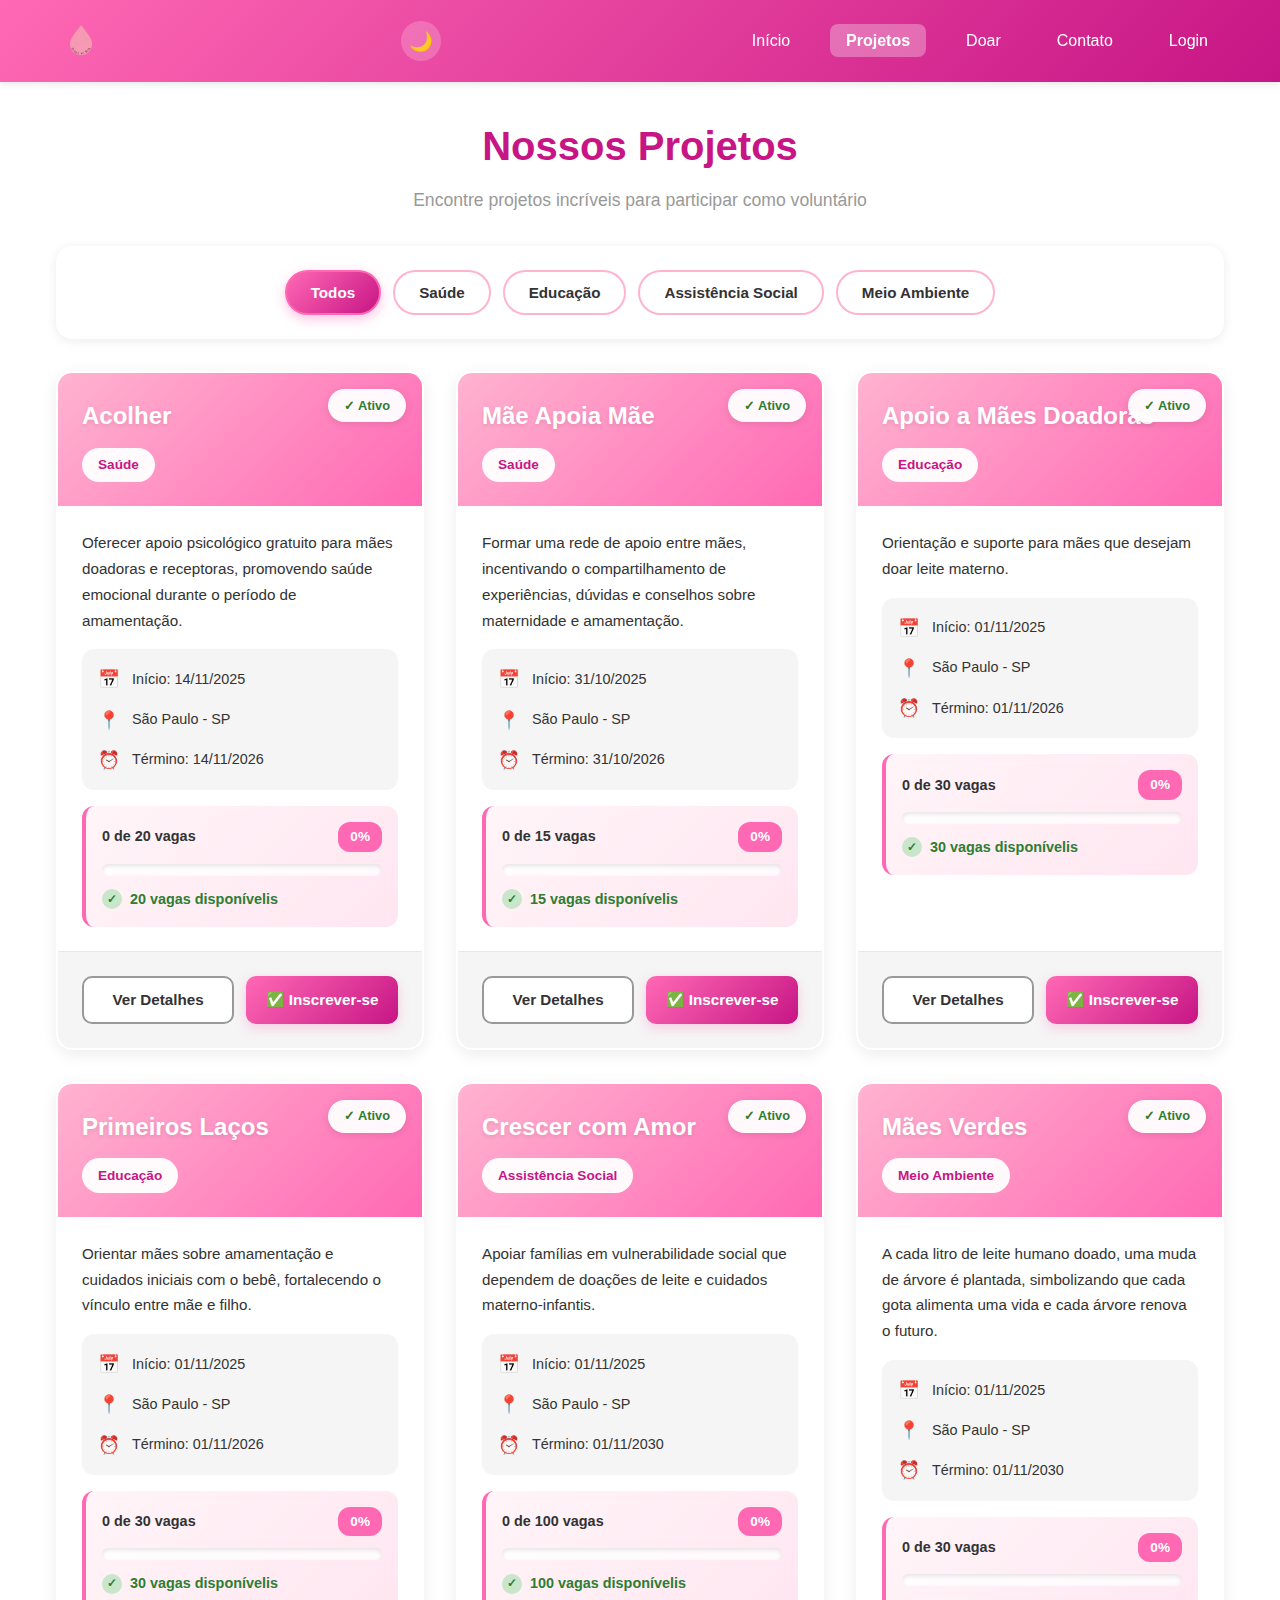
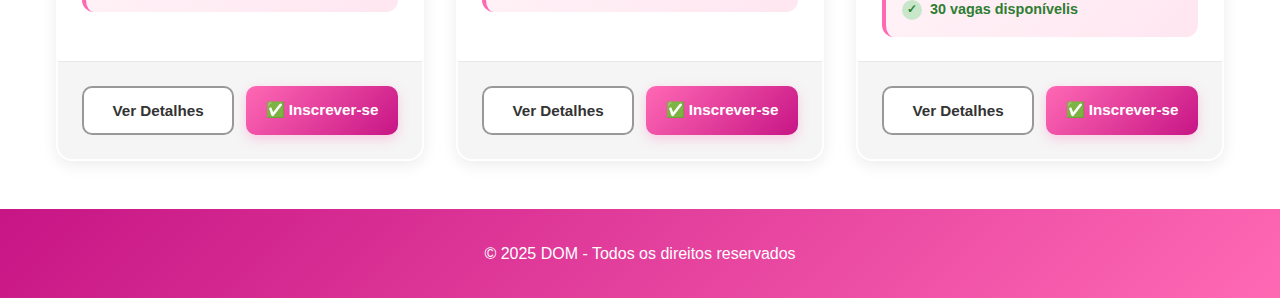
<file: projetos.html>
<!DOCTYPE html>
<html lang="pt-BR">
  <head>
    <meta charset="utf-8" />
    <meta name="viewport" content="width=device-width,initial-scale=1" />
    <title>Projetos - DOM</title>
    
    <link rel="stylesheet" href="css/global.css">
    <link rel="stylesheet" href="css/projetos.css">
  </head>
  <body>
    <header>
      <div class="container">
        <button id="menu-btn" aria-label="Abrir menu" aria-expanded="false">&#9776;</button>
        <div class="brand">
          <img src="assets/images/Logo_final.png" alt="DOM logo" />
        </div>
        <button id="theme-toggle" aria-label="Alternar tema" class="theme-btn">🌙</button>
        <nav>
          <ul>
            <!-- Será preenchido via JavaScript -->
          </ul>
        </nav>
      </div>
    </header>

    <main class="projetos-container">
      <!-- Header da Página -->
      <div class="page-header">
        <h1 class="page-title">Nossos Projetos</h1>
        <p class="page-subtitle">Encontre projetos incríveis para participar como voluntário</p>
      </div>

      <!-- Filtros -->
      <section class="filters-section">
        <div class="filters-container">
          <button class="filter-btn active" data-filter="todos">Todos</button>
          <button class="filter-btn" data-filter="Saúde">Saúde</button>
          <button class="filter-btn" data-filter="Educação">Educação</button>
          <button class="filter-btn" data-filter="Assistência Social">Assistência Social</button>
          <button class="filter-btn" data-filter="Meio Ambiente">Meio Ambiente</button>
        </div>
      </section>

      <!-- Grid de Projetos -->
      <div id="projetosContainer" class="projetos-grid">
        <!-- Será preenchido via JavaScript -->
      </div>
    </main>

    <!-- Modal de Detalhes do Projeto -->
    <div id="projectDetailsModal" class="modal">
      <div class="modal-content" style="max-width: 800px;">
        <div class="modal-header">
          <h2 class="modal-title" id="projectDetailsTitle">Detalhes do Projeto</h2>
          <button type="button" id="closeDetailsModal" class="modal-close">&times;</button>
        </div>
        
        <div class="modal-body" id="projectDetailsContent">
          <!-- Será preenchido via JavaScript -->
        </div>
      </div>
    </div>

    <footer>
      <p>&copy; 2025 DOM - Todos os direitos reservados</p>
    </footer>

    <script src="js/auth.js"></script>
    <script src="js/projetos.js"></script>
    <script src="js/global.js"></script>
    <script src="js/projetos-page.js"></script>
  </body>
</html>
</file>
<file: css/global.css>
/* ========== VARIÁVEIS GLOBAIS ========== */
:root {
  /* Paleta Principal */
  --rosa-claro: #ffb3d0;
  --rosa-medio: #ff69b4;
  --rosa-escuro: #c71585;
  --cinza-claro: #f5f5f5;
  --cinza-medio: #999;
  --cinza-escuro: #333;
  --branco: #fff;
  --preto: #000;
  --verde: #4caf50;
  --verde-claro: #c8e6c9;
  --verde-escuro: #2e7d32;
  --vermelho: #f44336;
}

/* ========== TEMA ESCURO - VARIÁVEIS ========== */
body[data-theme="dark"] {
  --bg-principal: #1a1a1a;
  --bg-secundario: #2a2a2a;
  --bg-terciario: #3a3a3a;
  --bg-hover: #404040;
  --borda: #404040;
  --borda-hover: #606060;
  --texto-titulo: #f5f5f5;
  --texto-principal: #d0d0d0;
  --texto-secundario: #b0b0b0;
  --texto-placeholder: #808080;
  --destaque: #ff85c0;
  --destaque-hover: #ff69b4;
  background-color: var(--bg-principal);
  color: var(--texto-principal);
}

/* ========== RESET BÁSICO ========== */
* {
  margin: 0;
  padding: 0;
  box-sizing: border-box;
}

body {
  font-family: 'Segoe UI', Tahoma, Geneva, Verdana, sans-serif;
  background: var(--branco);
  color: var(--cinza-escuro);
  transition: background-color 0.3s ease, color 0.3s ease;
  overflow-x: hidden;
  line-height: 1.6;
}

img {
  max-width: 100%;
  height: auto;
}

a {
  text-decoration: none;
  color: inherit;
}

/* ========== HEADER ========== */
header {
  background: linear-gradient(135deg, var(--rosa-medio), var(--rosa-escuro));
  color: var(--branco);
  padding: 1rem 0;
  box-shadow: 0 2px 8px rgba(0, 0, 0, 0.1);
  position: sticky;
  top: 0;
  z-index: 1000;
}

header .container {
  max-width: 1200px;
  margin: 0 auto;
  padding: 0 1rem;
  display: flex;
  justify-content: space-between;
  align-items: center;
}

.brand {
  display: flex;
  align-items: center;
  gap: 0.5rem;
}

.brand img {
  height: 50px;
}

/* NAVEGAÇÃO */
nav ul {
  display: flex;
  gap: 1.5rem;
  list-style: none;
  align-items: center;
}

nav a {
  color: var(--branco);
  padding: 0.5rem 1rem;
  border-radius: 8px;
  transition: background-color 0.3s;
}

nav a:hover {
  background-color: rgba(255, 255, 255, 0.2);
}

nav a.active {
  background-color: rgba(255, 255, 255, 0.3);
  font-weight: 600;
}

.login-btn {
  background: var(--branco);
  color: var(--rosa-medio);
  padding: 0.5rem 1.5rem;
  border-radius: 20px;
  font-weight: 700;
}

/* BOTÕES DO HEADER */
#menu-btn {
  display: none;
  background: var(--branco);
  color: var(--rosa-medio);
  padding: 0.5rem;
  border-radius: 6px;
  font-size: 1.5rem;
  width: 40px;
  height: 40px;
  border: none;
  cursor: pointer;
}

.theme-btn {
  background: rgba(255, 255, 255, 0.2);
  color: var(--branco);
  border: none;
  padding: 0.5rem;
  border-radius: 50%;
  font-size: 1.2rem;
  width: 40px;
  height: 40px;
  cursor: pointer;
  transition: all 0.3s;
  display: flex;
  align-items: center;
  justify-content: center;
}

.theme-btn:hover {
  background: rgba(255, 255, 255, 0.3);
}

/* PROFILE MENU */
.profile-section {
  position: relative;
}

.profile-info {
  display: flex;
  align-items: center;
  gap: 0.5rem;
  cursor: pointer;
  padding: 0.5rem;
  border-radius: 8px;
  transition: background 0.3s;
}

.profile-info:hover {
  background: rgba(255, 255, 255, 0.1);
}

.profile-avatar {
  width: 40px;
  height: 40px;
  border-radius: 50%;
  object-fit: cover;
  border: 2px solid var(--branco);
}

.profile-name {
  font-weight: 600;
  color: var(--branco);
}

.profile-dropdown {
  display: none;
  position: absolute;
  top: calc(100% + 0.5rem);
  right: 0;
  background: var(--branco);
  color: var(--cinza-escuro);
  border-radius: 8px;
  box-shadow: 0 8px 24px rgba(0, 0, 0, 0.2);
  min-width: 220px;
  overflow: hidden;
  z-index: 9999;
}

.profile-dropdown.show {
  display: block;
  animation: dropdownSlideIn 0.3s ease;
}

@keyframes dropdownSlideIn {
  from {
    opacity: 0;
    transform: translateY(-10px);
  }
  to {
    opacity: 1;
    transform: translateY(0);
  }
}

.profile-dropdown ul {
  flex-direction: column;
  gap: 0;
  padding: 0.5rem 0;
}

.profile-dropdown li {
  list-style: none;
}

.profile-dropdown a {
  color: var(--cinza-escuro);
  padding: 0.75rem 1.5rem;
  display: flex;
  align-items: center;
  gap: 0.5rem;
  transition: background 0.3s;
  border-radius: 0;
}

.profile-dropdown a:hover {
  background: var(--rosa-claro);
  color: var(--rosa-escuro);
}

.profile-dropdown li:not(:last-child) {
  border-bottom: 1px solid var(--cinza-claro);
}

/* ========== FOOTER ========== */
footer {
  background: linear-gradient(135deg, var(--rosa-escuro), var(--rosa-medio));
  color: var(--branco);
  padding: 2rem 0;
  margin-top: 3rem;
  text-align: center;
}

/* ========== BOTÕES GLOBAIS ========== */
.btn {
  display: inline-block;
  padding: 0.75rem 1.5rem;
  border: none;
  border-radius: 8px;
  font-weight: 600;
  cursor: pointer;
  transition: all 0.3s;
  text-align: center;
}

.btn-primary {
  background: var(--rosa-medio);
  color: var(--branco);
}

.btn-primary:hover {
  background: var(--rosa-escuro);
  transform: translateY(-2px);
}

.btn-secondary {
  background: var(--cinza-medio);
  color: var(--branco);
}

.btn-danger {
  background: var(--vermelho);
  color: var(--branco);
}

.btn-success {
  background: var(--verde);
  color: var(--branco);
}

/* ========== FORMS GLOBAIS ========== */
.form-group {
  margin-bottom: 1rem;
}

.form-group label {
  display: block;
  margin-bottom: 0.5rem;
  font-weight: 600;
  color: var(--rosa-escuro);
}

.form-group input,
.form-group select,
.form-group textarea {
  width: 100%;
  padding: 0.75rem;
  border: 2px solid var(--cinza-claro);
  border-radius: 8px;
  font-size: 1rem;
}

.form-group input:focus,
.form-group select:focus,
.form-group textarea:focus {
  outline: none;
  border-color: var(--rosa-medio);
}

/* ========== TEMA ESCURO - APLICAÇÃO GLOBAL ========== */

/* Textos */
body[data-theme="dark"] h1,
body[data-theme="dark"] h2,
body[data-theme="dark"] h3,
body[data-theme="dark"] h4,
body[data-theme="dark"] h5,
body[data-theme="dark"] h6 {
  color: var(--texto-titulo) !important;
}

body[data-theme="dark"] p,
body[data-theme="dark"] span,
body[data-theme="dark"] li,
body[data-theme="dark"] label {
  color: var(--texto-principal) !important;
}

body[data-theme="dark"] a {
  color: var(--destaque) !important;
}

/* Header e Footer */
body[data-theme="dark"] header {
  background: linear-gradient(135deg, #8b3a62, #6b1554);
}

body[data-theme="dark"] footer {
  background: linear-gradient(135deg, #6b1554, #8b3a62);
}

body[data-theme="dark"] nav a:hover {
  background: rgba(255, 255, 255, 0.15);
}

/* Profile Dropdown */
body[data-theme="dark"] .profile-dropdown {
  background: var(--bg-secundario);
  color: var(--texto-principal);
}

body[data-theme="dark"] .profile-dropdown a {
  color: var(--texto-principal);
}

body[data-theme="dark"] .profile-dropdown a:hover {
  background: rgba(255, 133, 192, 0.2);
  color: var(--destaque);
}

body[data-theme="dark"] .profile-dropdown li:not(:last-child) {
  border-bottom-color: var(--borda);
}

/* Cards Genéricos */

body[data-theme="dark"] .card,
body[data-theme="dark"] .project-card,
body[data-theme="dark"] .quem-somos-card,
body[data-theme="dark"] .team-member,
body[data-theme="dark"] .profile-card,
body[data-theme="dark"] .project-item,
body[data-theme="dark"] .project-admin-card,
body[data-theme="dark"] .message-card,
body[data-theme="dark"] .mensagem-card,
body[data-theme="dark"] .donation-item,
body[data-theme="dark"] .inscrito-item,
body[data-theme="dark"] .voluntario-card {
  background: var(--bg-secundario) !important;
  color: var(--texto-principal) !important;
}


/* Cards de valor de doação */
body[data-theme="dark"] .valor-card,
body[data-theme="dark"] .donation-amount-card {
  background: var(--bg-secundario) !important;
  border-color: var(--borda) !important;
}

body[data-theme="dark"] .valor-card:hover,
body[data-theme="dark"] .donation-amount-card:hover {
  background: var(--bg-terciario) !important;
  border-color: var(--destaque) !important;
}

body[data-theme="dark"] .valor-card.active,
body[data-theme="dark"] .donation-amount-card.active {
  background: var(--rosa-medio) !important;
  border-color: var(--rosa-medio) !important;
  color: #ffffff !important;
}

/* Card de valor personalizado */
body[data-theme="dark"] .valor-custom {
  background: var(--bg-secundario) !important;
  border-color: var(--destaque) !important;
}

body[data-theme="dark"] .valor-custom label {
  color: var(--texto-secundario) !important;
}

body[data-theme="dark"] .valor-custom-input {
  background: var(--bg-principal) !important;
  border-color: var(--borda) !important;
}

body[data-theme="dark"] .valor-custom-input span {
  color: var(--texto-secundario) !important;
}

body[data-theme="dark"] .valor-custom-input input {
  background: var(--bg-principal) !important;
  color: var(--texto-principal) !important;
  border: none !important;
}

body[data-theme="dark"] .valor-custom-input input::placeholder {
  color: var(--texto-placeholder) !important;
}

body[data-theme="dark"] .valor-custom-input input:focus {
  outline: none !important;
}
/* Cards de método de pagamento */
body[data-theme="dark"] .payment-method,
body[data-theme="dark"] .metodo-pagamento,
body[data-theme="dark"] .payment-option {
  background: var(--bg-secundario) !important;
  border-color: var(--borda) !important;
  color: var(--texto-principal) !important;
}

body[data-theme="dark"] .payment-method:hover,
body[data-theme="dark"] .metodo-pagamento:hover,
body[data-theme="dark"] .payment-option:hover {
  background: var(--bg-terciario) !important;
  border-color: var(--destaque) !important;
}

body[data-theme="dark"] .payment-method.active,
body[data-theme="dark"] .metodo-pagamento.active,
body[data-theme="dark"] .payment-option.active {
  background: var(--rosa-medio) !important;
  border-color: var(--rosa-medio) !important;
  color: #ffffff !important;
}

body[data-theme="dark"] .payment-method-icon,
body[data-theme="dark"] .payment-icon {
  filter: brightness(0.9);
}

/* Input de valor personalizado */
body[data-theme="dark"] .custom-amount-container,
body[data-theme="dark"] .valor-personalizado {
  background: var(--bg-secundario) !important;
  border-color: var(--borda) !important;
}



body[data-theme="dark"] .card h3,
body[data-theme="dark"] .card h4,
body[data-theme="dark"] .project-card h3,
body[data-theme="dark"] .project-item h3,
body[data-theme="dark"] .project-item h4,
body[data-theme="dark"] .project-item-title,
body[data-theme="dark"] .message-sender,
body[data-theme="dark"] .mensagem-autor,
body[data-theme="dark"] .donation-valor,
body[data-theme="dark"] .inscrito-nome,
body[data-theme="dark"] .voluntario-nome,
body[data-theme="dark"] .profile-card-title,
body[data-theme="dark"] .profile-section-title,
body[data-theme="dark"] .section-title,
body[data-theme="dark"] .category-title,
body[data-theme="dark"] .content-header h2,
body[data-theme="dark"] .content-header h3 {
  color: var(--destaque) !important;
}

/* Inputs e Forms */
body[data-theme="dark"] input,
body[data-theme="dark"] textarea,
body[data-theme="dark"] select,
body[data-theme="dark"] .form-group input,
body[data-theme="dark"] .form-group select,
body[data-theme="dark"] .form-group textarea {
  background: var(--bg-principal) !important;
  color: var(--texto-principal) !important;
  border-color: var(--borda) !important;
}

body[data-theme="dark"] input::placeholder,
body[data-theme="dark"] textarea::placeholder {
  color: var(--texto-placeholder) !important;
}

body[data-theme="dark"] input:focus,
body[data-theme="dark"] textarea:focus,
body[data-theme="dark"] select:focus {
  border-color: var(--destaque-hover) !important;
}

body[data-theme="dark"] .form-group label {
  color: var(--destaque) !important;
}

/* Botões */
body[data-theme="dark"] .btn-secondary {
  background: var(--bg-hover) !important;
  color: var(--texto-principal) !important;
}

body[data-theme="dark"] .btn-secondary:hover {
  background: var(--bg-terciario) !important;
}

body[data-theme="dark"] .btn-details,
body[data-theme="dark"] .btn-editar {
  background: var(--bg-principal) !important;
  color: var(--texto-principal) !important;
  border-color: var(--borda) !important;
}

body[data-theme="dark"] .btn-details:hover,
body[data-theme="dark"] .btn-editar:hover {
  background: var(--bg-hover) !important;
  border-color: var(--destaque) !important;
  color: var(--destaque) !important;
}

body[data-theme="dark"] .btn-excluir:hover,
body[data-theme="dark"] .btn-desativar:hover {
  background: rgba(244, 67, 54, 0.2) !important;
  border-color: var(--vermelho) !important;
  color: var(--vermelho) !important;
}

/* Seções e Containers */
body[data-theme="dark"] .quem-somos,
body[data-theme="dark"] .nossa-equipe,
body[data-theme="dark"] .admin-stats,
body[data-theme="dark"] .admin-content,
body[data-theme="dark"] .profile-container {
  background: var(--bg-principal) !important;
}

body[data-theme="dark"] .beneficios-aleitamento {
  background: linear-gradient(135deg, var(--bg-principal), #252525) !important;
}

body[data-theme="dark"] .sobre-b2b {
  background: linear-gradient(135deg, var(--bg-principal), #2a2020) !important;
}

body[data-theme="dark"] .sobre-stats,
body[data-theme="dark"] .contact-form-section,
body[data-theme="dark"] .info-card,
body[data-theme="dark"] .social-media,
body[data-theme="dark"] .map-section,
body[data-theme="dark"] .filters-container,
body[data-theme="dark"] .valores-sugeridos,
body[data-theme="dark"] .doacao-form,
body[data-theme="dark"] .impacto-section,
body[data-theme="dark"] .historico-doacoes,
body[data-theme="dark"] .mural-mensagens,
body[data-theme="dark"] .admin-tabs,
body[data-theme="dark"] .auth-box,
body[data-theme="dark"] .login-box,
body[data-theme="dark"] .register-box {
  background: var(--bg-secundario) !important;
}

/* Elementos Específicos */
body[data-theme="dark"] .section-subtitle,
body[data-theme="dark"] .profile-card-subtitle,
body[data-theme="dark"] .stat-label,
body[data-theme="dark"] .message-email,
body[data-theme="dark"] .message-date,
body[data-theme="dark"] .mensagem-data,
body[data-theme="dark"] .project-item-info,
body[data-theme="dark"] .donation-data,
body[data-theme="dark"] .inscrito-email,
body[data-theme="dark"] .voluntario-email,
body[data-theme="dark"] .project-date,
body[data-theme="dark"] .vagas-count {
  color: var(--texto-secundario) !important;
}

body[data-theme="dark"] .empty-state,
body[data-theme="dark"] .empty-state p,
body[data-theme="dark"] .message-status,
body[data-theme="dark"] .mensagem-status,
body[data-theme="dark"] .project-item-date,
body[data-theme="dark"] .map-placeholder {
  color: var(--texto-placeholder) !important;
}

/* Tabelas */
body[data-theme="dark"] .users-table,
body[data-theme="dark"] .projects-table,
body[data-theme="dark"] table {
  background: var(--bg-secundario) !important;
}

body[data-theme="dark"] table th {
  background: linear-gradient(135deg, var(--destaque), var(--destaque-hover)) !important;
  color: #ffffff !important;
}

body[data-theme="dark"] table td {
  color: var(--texto-principal) !important;
  border-bottom-color: var(--borda) !important;
}

body[data-theme="dark"] table tr:nth-child(even) {
  background: var(--bg-principal) !important;
}

body[data-theme="dark"] table tr:hover {
  background: var(--bg-terciario) !important;
}

/* Filtros e Tabs */
body[data-theme="dark"] .filter-btn,
body[data-theme="dark"] .filter-group button {
  background: var(--bg-principal) !important;
  border-color: var(--borda) !important;
  color: var(--texto-principal) !important;
}

body[data-theme="dark"] .filter-btn:hover,
body[data-theme="dark"] .filter-group button:hover {
  border-color: var(--destaque-hover) !important;
  color: var(--destaque-hover) !important;
}

body[data-theme="dark"] .filter-btn.active,
body[data-theme="dark"] .filter-group button.active {
  background: linear-gradient(135deg, var(--rosa-medio), var(--rosa-escuro)) !important;
  color: #ffffff !important;
}

body[data-theme="dark"] .tab-btn {
  color: var(--texto-secundario) !important;
}

body[data-theme="dark"] .tab-btn:hover {
  color: var(--destaque) !important;
  background: rgba(255, 133, 192, 0.1) !important;
}

body[data-theme="dark"] .tab-btn.active {
  color: var(--destaque) !important;
  border-bottom-color: var(--destaque) !important;
}

/* Cards com Bordas */
body[data-theme="dark"] .project-item,
body[data-theme="dark"] .message-card,
body[data-theme="dark"] .mensagem-card,
body[data-theme="dark"] .donation-item {
  border-left-color: var(--destaque) !important;
}

body[data-theme="dark"] .stat-item {
  background: var(--bg-principal) !important;
  border-color: var(--borda) !important;
}

/* Hover Effects */
body[data-theme="dark"] .project-item:hover,
body[data-theme="dark"] .project-admin-card:hover,
body[data-theme="dark"] .message-card:hover,
body[data-theme="dark"] .mensagem-card:hover,
body[data-theme="dark"] .donation-item:hover,
body[data-theme="dark"] .inscrito-item:hover,
body[data-theme="dark"] .voluntario-card:hover {
  background: var(--bg-terciario) !important;
  box-shadow: 0 4px 12px rgba(255, 133, 192, 0.2) !important;
}

body[data-theme="dark"] .valor-card:hover,
body[data-theme="dark"] .payment-method:hover {
  background: var(--bg-terciario) !important;
  border-color: var(--destaque-hover) !important;
}

/* Elementos Ativos */
body[data-theme="dark"] .valor-card.active,
body[data-theme="dark"] .payment-method.active {
  background: var(--rosa-medio) !important;
  color: #ffffff !important;
}

/* Status e Badges */
body[data-theme="dark"] .project-status,
body[data-theme="dark"] .badge.ativo {
  background: var(--verde) !important;
  color: #ffffff !important;
}

body[data-theme="dark"] .project-status.inativo,
body[data-theme="dark"] .badge.inativo {
  background: var(--bg-hover) !important;
  color: var(--texto-secundario) !important;
}

body[data-theme="dark"] .message-status.pendente {
  color: #ff9800 !important;
}

body[data-theme="dark"] .message-status.respondida {
  color: var(--verde) !important;
}

/* Modal */
body[data-theme="dark"] .modal {
  background: rgba(0, 0, 0, 0.85) !important;
}

body[data-theme="dark"] .modal-content {
  background: var(--bg-secundario) !important;
}

/* ========== TEMA ESCURO - PAINEL ADMIN ========== */

/* Header Admin */
body[data-theme="dark"] .profile-header {
  background: linear-gradient(135deg, var(--destaque), var(--destaque-hover)) !important;
}

body[data-theme="dark"] .profile-avatar {
  background: var(--bg-principal) !important;
  color: var(--destaque) !important;
}

body[data-theme="dark"] .stat-card {
  background: linear-gradient(135deg, var(--destaque), var(--destaque-hover)) !important;
}

body[data-theme="dark"] .btn-profile {
  border-color: white !important;
}

body[data-theme="dark"] .btn-profile:hover {
  background: white !important;
  color: var(--rosa-escuro) !important;
}

/* Abas e Conteúdo Admin */
body[data-theme="dark"] .admin-tabs {
  border-bottom-color: var(--borda) !important;
}

body[data-theme="dark"] .tab-btn {
  color: var(--texto-secundario) !important;
}

body[data-theme="dark"] .tab-btn:hover,
body[data-theme="dark"] .tab-btn.active {
  color: var(--destaque) !important;
  border-bottom-color: var(--destaque) !important;
}

body[data-theme="dark"] .admin-content {
  background: var(--bg-secundario) !important;
}

body[data-theme="dark"] .content-header h2 {
  color: var(--destaque) !important;
}

/* Tabelas Admin */
body[data-theme="dark"] .users-table table {
  background: var(--bg-secundario) !important;
}

body[data-theme="dark"] .users-table thead {
  background: linear-gradient(135deg, var(--destaque), var(--destaque-hover)) !important;
}

body[data-theme="dark"] .users-table tbody tr {
  border-bottom-color: var(--borda) !important;
}

body[data-theme="dark"] .users-table tbody tr:hover {
  background: var(--bg-principal) !important;
}

body[data-theme="dark"] .users-table tbody td {
  color: var(--texto-principal) !important;
}

body[data-theme="dark"] .users-table tbody td:first-child {
  color: var(--destaque) !important;
}

body[data-theme="dark"] .user-badge.admin {
  background: linear-gradient(135deg, var(--destaque), var(--destaque-hover)) !important;
}

body[data-theme="dark"] .user-badge.voluntario {
  background: rgba(33, 150, 243, 0.2) !important;
  color: #64b5f6 !important;
}

body[data-theme="dark"] .users-table .btn.btn-secondary {
  background: var(--bg-principal) !important;
  color: var(--texto-principal) !important;
}

/* Modais Admin */
body[data-theme="dark"] .modal {
  background: rgba(0, 0, 0, 0.8) !important;
}

body[data-theme="dark"] .modal-content {
  background: var(--bg-secundario) !important;
}

body[data-theme="dark"] .modal-header {
  background: linear-gradient(135deg, var(--bg-principal), var(--bg-secundario)) !important;
  border-bottom-color: var(--borda) !important;
}

body[data-theme="dark"] .modal-header h2 {
  color: var(--destaque) !important;
}

body[data-theme="dark"] .modal-close {
  color: var(--texto-secundario) !important;
}

body[data-theme="dark"] .modal-close:hover {
  color: var(--destaque) !important;
}

body[data-theme="dark"] .modal-body {
  color: var(--texto-principal) !important;
}

body[data-theme="dark"] .form-group label {
  color: var(--texto-principal) !important;
}

body[data-theme="dark"] .form-group input,
body[data-theme="dark"] .form-group select,
body[data-theme="dark"] .form-group textarea {
  background: var(--bg-principal) !important;
  border-color: var(--borda) !important;
  color: var(--texto-principal) !important;
}

body[data-theme="dark"] .form-group input:focus,
body[data-theme="dark"] .form-group select:focus,
body[data-theme="dark"] .form-group textarea:focus {
  border-color: var(--destaque) !important;
}

body[data-theme="dark"] .form-actions {
  border-top-color: var(--borda) !important;
}

body[data-theme="dark"] .btn-secondary {
  background: var(--bg-principal) !important;
  color: var(--texto-principal) !important;
}

/* Mensagens Admin */
body[data-theme="dark"] .message-card {
  background: var(--bg-principal) !important;
  border-color: var(--borda) !important;
}

body[data-theme="dark"] .message-card:hover {
  border-color: var(--destaque) !important;
}

body[data-theme="dark"] .message-header {
  border-bottom-color: var(--borda) !important;
}

body[data-theme="dark"] .message-header strong {
  color: var(--destaque) !important;
}

body[data-theme="dark"] .enrollments-list li {
  background: var(--bg-principal) !important;
  border-left-color: var(--destaque) !important;
  color: var(--texto-principal) !important;
}

/* ========== RESPONSIVO ========== */
@media (max-width: 768px) {
  #menu-btn {
    display: flex;
    align-items: center;
    justify-content: center;
  }

  nav {
    position: fixed;
    top: 70px;
    left: -100%;
    width: 100%;
    height: calc(100vh - 70px);
    background: var(--rosa-medio);
    transition: left 0.3s ease;
    overflow-y: auto;
    z-index: 9998;
  }

  nav.active {
    left: 0;
  }

  nav ul {
    flex-direction: column;
    padding: 2rem;
    gap: 1rem;
    align-items: stretch;
  }

  nav a {
    display: block;
    text-align: center;
    padding: 1rem;
  }

  .brand img {
    height: 40px;
  }

  .profile-dropdown {
    position: static;
    box-shadow: none;
    margin-top: 1rem;
    background: rgba(255, 255, 255, 0.1);
  }

  .profile-dropdown a {
    color: var(--branco);
    justify-content: center;
  }

  .profile-dropdown a:hover {
    background: rgba(255, 255, 255, 0.2);
    color: var(--branco);
  }
  
  body[data-theme="dark"] nav {
    background: linear-gradient(135deg, #8b3a62, #6b1554) !important;
  }

  body[data-theme="dark"] .profile-dropdown {
    background: rgba(42, 42, 42, 0.95) !important;
  }
}

@media (max-width: 480px) {
  .brand img {
    height: 35px;
  }

  header .container {
    padding: 0 0.5rem;
  }
}

/* Perfil do Voluntário */
body[data-theme="dark"] .profile-banner {
  background: linear-gradient(135deg, var(--destaque), var(--destaque-hover)) !important;
}

body[data-theme="dark"] .profile-avatar-large {
  background: var(--bg-principal) !important;
  color: var(--destaque) !important;
}

body[data-theme="dark"] .btn-logout-header {
  background: var(--bg-principal) !important;
  color: var(--destaque) !important;
}

body[data-theme="dark"] .btn-logout-header:hover {
  background: var(--bg-terciario) !important;
}

body[data-theme="dark"] .profile-tabs {
  border-bottom-color: var(--borda) !important;
}

body[data-theme="dark"] .tab-btn {
  color: var(--texto-secundario) !important;
}

body[data-theme="dark"] .tab-btn:hover {
  color: var(--destaque) !important;
}

body[data-theme="dark"] .tab-btn.active {
  color: var(--destaque) !important;
  border-bottom-color: var(--destaque) !important;
}

body[data-theme="dark"] .profile-content {
  background: var(--bg-secundario) !important;
}

body[data-theme="dark"] .dados-header {
  border-bottom-color: var(--borda) !important;
}

body[data-theme="dark"] .dados-header h2 {
  color: var(--destaque) !important;
}

body[data-theme="dark"] .btn-edit-profile {
  background: var(--destaque) !important;
}

body[data-theme="dark"] .btn-edit-profile:hover {
  background: var(--destaque-hover) !important;
}

body[data-theme="dark"] .modal-content {
  background: var(--bg-secundario) !important;
}

body[data-theme="dark"] .modal-header {
  border-bottom-color: var(--borda) !important;
}

body[data-theme="dark"] .modal-header h2 {
  color: var(--destaque) !important;
}

body[data-theme="dark"] .modal-close {
  color: var(--texto-secundario) !important;
}

body[data-theme="dark"] .modal-close:hover {
  color: var(--destaque) !important;
}

body[data-theme="dark"] .form-info {
  background: rgba(33, 150, 243, 0.2) !important;
  color: #64b5f6 !important;
  border-left-color: #2196f3 !important;
}

/* Perfil - Cards de Projetos e Doações */
body[data-theme="dark"] .project-card-mini,
body[data-theme="dark"] .donation-card-mini {
  background: var(--bg-principal) !important;
  border-color: var(--borda) !important;
}

body[data-theme="dark"] .project-card-mini:hover,
body[data-theme="dark"] .donation-card-mini:hover {
  border-color: var(--destaque) !important;
}

body[data-theme="dark"] .project-card-mini-header h3 {
  color: var(--destaque) !important;
}

body[data-theme="dark"] .project-description {
  color: var(--texto-principal) !important;
}

body[data-theme="dark"] .project-meta {
  border-top-color: var(--borda) !important;
  color: var(--texto-secundario) !important;
}

body[data-theme="dark"] .donation-card-mini-header {
  border-bottom-color: var(--borda) !important;
}

body[data-theme="dark"] .donation-value {
  color: var(--destaque) !important;
}

body[data-theme="dark"] .donation-method {
  background: var(--bg-secundario) !important;
  color: var(--texto-principal) !important;
}

body[data-theme="dark"] .donation-message {
  background: rgba(255, 152, 0, 0.1) !important;
  color: #ffb74d !important;
}

/* ========== TEMA ESCURO - LOGIN ========== */

/* Container principal do Login */
body[data-theme="dark"] .login-container,
body[data-theme="dark"] .auth-container {
  background: var(--bg-principal) !important;
}

/* Box de Login */
body[data-theme="dark"] .login-box,
body[data-theme="dark"] .auth-box {
  background: var(--bg-secundario) !important;
  border: 1px solid var(--borda) !important;
}

/* Título do Login */
body[data-theme="dark"] .login-box h2,
body[data-theme="dark"] .auth-box h2,
body[data-theme="dark"] .login-title {
  color: var(--destaque) !important;
}

/* Textos do Login */
body[data-theme="dark"] .login-box p,
body[data-theme="dark"] .auth-box p,
body[data-theme="dark"] .login-text {
  color: var(--texto-principal) !important;
}

/* Labels dos Inputs */
body[data-theme="dark"] .login-box label,
body[data-theme="dark"] .auth-box label {
  color: var(--texto-principal) !important;
}

/* Inputs do Login */
body[data-theme="dark"] .login-box input,
body[data-theme="dark"] .auth-box input {
  background: var(--bg-principal) !important;
  color: var(--texto-principal) !important;
  border: 2px solid var(--borda) !important;
}

body[data-theme="dark"] .login-box input::placeholder,
body[data-theme="dark"] .auth-box input::placeholder {
  color: var(--texto-placeholder) !important;
}

body[data-theme="dark"] .login-box input:focus,
body[data-theme="dark"] .auth-box input:focus {
  border-color: var(--destaque) !important;
}

/* Links do Login */
body[data-theme="dark"] .login-box a,
body[data-theme="dark"] .auth-box a,
body[data-theme="dark"] .forgot-password,
body[data-theme="dark"] .register-link {
  color: var(--destaque) !important;
}

body[data-theme="dark"] .login-box a:hover,
body[data-theme="dark"] .auth-box a:hover {
  color: var(--destaque-hover) !important;
}

/* Mensagem de erro */
body[data-theme="dark"] .error-message,
body[data-theme="dark"] .alert-error {
  background: rgba(244, 67, 54, 0.2) !important;
  color: #ff6b6b !important;
  border: 1px solid #ff6b6b !important;
}

/* Mensagem de sucesso */
body[data-theme="dark"] .success-message,
body[data-theme="dark"] .alert-success {
  background: rgba(76, 175, 80, 0.2) !important;
  color: #81c784 !important;
  border: 1px solid #81c784 !important;
}

/* Rodapé do Login */
body[data-theme="dark"] .login-footer,
body[data-theme="dark"] .auth-footer {
  color: var(--texto-secundario) !important;
  border-top-color: var(--borda) !important;
}

/* Divisor "ou" */
body[data-theme="dark"] .divider,
body[data-theme="dark"] .login-divider {
  color: var(--texto-secundario) !important;
}

body[data-theme="dark"] .divider::before,
body[data-theme="dark"] .divider::after,
body[data-theme="dark"] .login-divider::before,
body[data-theme="dark"] .login-divider::after {
  background: var(--borda) !important;
}

/* Checkbox "Lembrar-me" */
body[data-theme="dark"] .checkbox-label {
  color: var(--texto-principal) !important;
}

/* Ícones */
body[data-theme="dark"] .login-icon,
body[data-theme="dark"] .auth-icon {
  color: var(--destaque) !important;
}

/* Social Login Buttons */
body[data-theme="dark"] .social-login-btn {
  background: var(--bg-principal) !important;
  color: var(--texto-principal) !important;
  border: 1px solid var(--borda) !important;
}

body[data-theme="dark"] .social-login-btn:hover {
  background: var(--bg-terciario) !important;
  border-color: var(--destaque) !important;
}

/* Logo no Login */
body[data-theme="dark"] .login-logo,
body[data-theme="dark"] .auth-logo {
  filter: brightness(1.2);
}
</file>
<file: css/login.css>
/* ========== ESTILOS EXCLUSIVOS DAS PÁGINAS LOGIN/CADASTRO ========== */

.auth-container {
  min-height: calc(100vh - 200px);
  display: flex;
  align-items: center;
  justify-content: center;
  padding: 2rem 1rem;
  background: linear-gradient(135deg, var(--rosa-claro) 0%, var(--branco) 100%);
}

.auth-box {
  background: var(--branco);
  padding: 3rem 2.5rem;
  border-radius: 16px;
  box-shadow: 0 8px 32px rgba(0, 0, 0, 0.1);
  max-width: 450px;
  width: 100%;
  animation: slideUp 0.4s ease;
}

@keyframes slideUp {
  from {
    opacity: 0;
    transform: translateY(30px);
  }
  to {
    opacity: 1;
    transform: translateY(0);
  }
}

.auth-header {
  text-align: center;
  margin-bottom: 2rem;
}

.auth-logo {
  width: 80px;
  margin-bottom: 1rem;
}

.auth-title {
  color: var(--rosa-escuro);
  font-size: 2rem;
  margin-bottom: 0.5rem;
}

.auth-subtitle {
  color: var(--cinza-medio);
  font-size: 1rem;
}

/* Formulário */
.auth-form {
  display: flex;
  flex-direction: column;
  gap: 1.5rem;
}

.form-group {
  display: flex;
  flex-direction: column;
  gap: 0.5rem;
}

.form-group label {
  font-weight: 600;
  color: var(--cinza-escuro);
  font-size: 0.95rem;
}

.form-group input,
.form-group select {
  padding: 0.875rem 1rem;
  border: 2px solid var(--cinza-claro);
  border-radius: 8px;
  font-size: 1rem;
  transition: all 0.3s;
  font-family: inherit;
}

.form-group input:focus,
.form-group select:focus {
  outline: none;
  border-color: var(--rosa-medio);
  box-shadow: 0 0 0 3px rgba(199, 21, 133, 0.1);
}

.form-group input::placeholder {
  color: var(--cinza-medio);
}

/* Input com erro */
.form-group input.error,
.form-group select.error {
  border-color: #f44336;
}

.form-group .error-message {
  color: #f44336;
  font-size: 0.85rem;
  display: none;
}

.form-group input.error + .error-message,
.form-group select.error + .error-message {
  display: block;
}

/* Tipo de usuário (Radio buttons) */
.user-type-group {
  display: flex;
  gap: 1rem;
}

.user-type-option {
  flex: 1;
  position: relative;
}

.user-type-option input[type="radio"] {
  position: absolute;
  opacity: 0;
  width: 0;
  height: 0;
}

.user-type-label {
  display: flex;
  flex-direction: column;
  align-items: center;
  padding: 1.25rem 1rem;
  border: 2px solid var(--cinza-claro);
  border-radius: 8px;
  cursor: pointer;
  transition: all 0.3s;
  text-align: center;
}

.user-type-option input[type="radio"]:checked + .user-type-label {
  border-color: var(--rosa-medio);
  background: var(--rosa-claro);
  color: var(--rosa-escuro);
}

.user-type-label:hover {
  border-color: var(--rosa-medio);
}

.user-type-label strong {
  display: block;
  margin-top: 0.5rem;
  font-size: 0.95rem;
}

.user-type-label small {
  display: block;
  margin-top: 0.25rem;
  font-size: 0.85rem;
  opacity: 0.8;
}

/* Checkbox */
.checkbox-group {
  display: flex;
  align-items: flex-start;
  gap: 0.5rem;
}

.checkbox-group input[type="checkbox"] {
  margin-top: 0.25rem;
  width: 18px;
  height: 18px;
  cursor: pointer;
  accent-color: var(--rosa-medio);
}

.checkbox-group label {
  cursor: pointer;
  font-size: 0.9rem;
  color: var(--cinza-escuro);
  line-height: 1.4;
}

.checkbox-group a {
  color: var(--rosa-medio);
  text-decoration: underline;
}

/* Botões */
.btn-auth {
  padding: 1rem;
  background: linear-gradient(135deg, var(--rosa-medio), var(--rosa-escuro));
  color: var(--branco);
  border: none;
  border-radius: 8px;
  font-size: 1.1rem;
  font-weight: 700;
  cursor: pointer;
  transition: all 0.3s;
  box-shadow: 0 4px 12px rgba(199, 21, 133, 0.3);
}

.btn-auth:hover {
  transform: translateY(-2px);
  box-shadow: 0 6px 20px rgba(199, 21, 133, 0.4);
}

.btn-auth:active {
  transform: translateY(0);
}

.btn-auth:disabled {
  opacity: 0.6;
  cursor: not-allowed;
  transform: none;
}

/* Link alternativo */
.auth-footer {
  text-align: center;
  margin-top: 1.5rem;
  padding-top: 1.5rem;
  border-top: 1px solid var(--cinza-claro);
  color: var(--cinza-medio);
  font-size: 0.95rem;
}

.auth-footer a {
  color: var(--rosa-medio);
  font-weight: 600;
  text-decoration: none;
  transition: color 0.3s;
}

.auth-footer a:hover {
  color: var(--rosa-escuro);
  text-decoration: underline;
}

/* Divisor */
.divider {
  display: flex;
  align-items: center;
  text-align: center;
  margin: 1.5rem 0;
  color: var(--cinza-medio);
  font-size: 0.9rem;
}

.divider::before,
.divider::after {
  content: '';
  flex: 1;
  border-bottom: 1px solid var(--cinza-claro);
}

.divider span {
  padding: 0 1rem;
}

/* Mensagem de sucesso/erro */
.alert {
  padding: 1rem;
  border-radius: 8px;
  margin-bottom: 1rem;
  font-size: 0.95rem;
  animation: slideDown 0.3s ease;
}

@keyframes slideDown {
  from {
    opacity: 0;
    transform: translateY(-10px);
  }
  to {
    opacity: 1;
    transform: translateY(0);
  }
}

.alert-success {
  background: #e8f5e9;
  color: #2e7d32;
  border: 1px solid #4caf50;
}

.alert-error {
  background: #ffebee;
  color: #c62828;
  border: 1px solid #f44336;
}

.alert-info {
  background: #e3f2fd;
  color: #1565c0;
  border: 1px solid #2196f3;
}

/* Loading spinner */
.btn-auth.loading {
  position: relative;
  color: transparent;
}

.btn-auth.loading::after {
  content: '';
  position: absolute;
  width: 20px;
  height: 20px;
  top: 50%;
  left: 50%;
  margin-left: -10px;
  margin-top: -10px;
  border: 3px solid rgba(255, 255, 255, 0.3);
  border-top-color: white;
  border-radius: 50%;
  animation: spin 0.8s linear infinite;
}

@keyframes spin {
  to { transform: rotate(360deg); }
}

/* ========== VALIDADOR DE SENHA ========== */

.password-validator {
  background: #f8f9fa;
  border: 2px solid #e9ecef;
  border-radius: 8px;
  padding: 1rem;
  margin-top: 0.5rem;
  font-size: 0.9rem;
}

.password-validator-title {
  font-weight: 700;
  color: var(--rosa-escuro);
  margin-bottom: 0.75rem;
}

.password-requirements {
  display: flex;
  flex-direction: column;
  gap: 0.5rem;
  margin-bottom: 1rem;
}

.requirement {
  display: flex;
  align-items: center;
  gap: 0.5rem;
  transition: all 0.3s ease;
}

.requirement-icon {
  font-weight: bold;
  font-size: 1rem;
  width: 20px;
  text-align: center;
  flex-shrink: 0;
}

.requirement.invalid {
  color: #6c757d;
}

.requirement.invalid .requirement-icon {
  color: #dc3545;
}

.requirement.valid {
  color: #28a745;
  font-weight: 600;
}

.requirement.valid .requirement-icon {
  color: #28a745;
}

/* Força da senha */
.password-strength {
  margin-top: 1rem;
  padding-top: 1rem;
  border-top: 1px solid #e9ecef;
}

.password-strength-label {
  display: flex;
  justify-content: space-between;
  margin-bottom: 0.5rem;
  font-size: 0.85rem;
}

.password-strength-text {
  font-weight: 700;
}

.password-strength-text.weak {
  color: #dc3545;
}

.password-strength-text.medium {
  color: #ffc107;
}

.password-strength-text.strong {
  color: #28a745;
}

.password-strength-bar {
  height: 6px;
  background: #e9ecef;
  border-radius: 10px;
  overflow: hidden;
}

.password-strength-fill {
  height: 100%;
  width: 0%;
  transition: all 0.3s ease;
  border-radius: 10px;
}

.password-strength-fill.weak {
  width: 33%;
  background: linear-gradient(90deg, #dc3545, #c82333);
}

.password-strength-fill.medium {
  width: 66%;
  background: linear-gradient(90deg, #ffc107, #e0a800);
}

.password-strength-fill.strong {
  width: 100%;
  background: linear-gradient(90deg, #28a745, #218838);
}

/* Tema Escuro */
body[data-theme="dark"] .password-validator {
  background: var(--bg-principal);
  border-color: var(--borda);
}

body[data-theme="dark"] .password-validator-title {
  color: var(--destaque);
}

body[data-theme="dark"] .requirement.invalid {
  color: var(--texto-secundario);
}

body[data-theme="dark"] .requirement.valid {
  color: #4caf50;
}

body[data-theme="dark"] .password-strength {
  border-top-color: var(--borda);
}

body[data-theme="dark"] .password-strength-bar {
  background: var(--bg-hover);
}

/* Responsivo */
@media (max-width: 768px) {
  .auth-container {
    padding: 1rem;
    min-height: calc(100vh - 150px);
  }

  .auth-box {
    padding: 2rem 1.5rem;
  }

  .auth-title {
    font-size: 1.75rem;
  }

  .user-type-group {
    flex-direction: column;
  }
}

@media (max-width: 480px) {
  .auth-box {
    padding: 1.5rem 1rem;
  }

  .auth-title {
    font-size: 1.5rem;
  }

  .btn-auth {
    padding: 0.875rem;
    font-size: 1rem;
  }
}
</file>
<file: css/contato.css>
/* ========== ESTILOS DA PÁGINA DE CONTATO ========== */

.contato-container {
  max-width: 1200px;
  margin: 2rem auto;
  padding: 0 1rem;
}

.page-header {
  text-align: center;
  margin-bottom: 3rem;
}

.page-title {
  color: var(--rosa-escuro);
  font-size: 2.5rem;
  margin-bottom: 0.5rem;
}

.page-subtitle {
  color: var(--cinza-medio);
  font-size: 1.1rem;
}

.contact-content {
  display: grid;
  grid-template-columns: 1fr 1fr;
  gap: 3rem;
  margin-bottom: 3rem;
}

/* Formulário */
.contact-form-section {
  background: var(--branco);
  padding: 2rem;
  border-radius: 12px;
  box-shadow: 0 4px 12px rgba(0, 0, 0, 0.1);
}

.contact-form-section h2 {
  color: var(--rosa-escuro);
  margin-bottom: 1.5rem;
  text-align: left;
}

.contact-form .form-group {
  margin-bottom: 1.5rem;
}

.contact-form label {
  display: block;
  margin-bottom: 0.5rem;
  font-weight: 600;
  color: var(--cinza-escuro);
}

.contact-form input,
.contact-form select,
.contact-form textarea {
  width: 100%;
  padding: 0.75rem;
  border: 2px solid var(--cinza-claro);
  border-radius: 8px;
  font-family: inherit;
  font-size: 1rem;
  transition: border-color 0.3s;
}

.contact-form input:focus,
.contact-form select:focus,
.contact-form textarea:focus {
  outline: none;
  border-color: var(--rosa-medio);
}

.contact-form textarea {
  resize: vertical;
  min-height: 120px;
}

.contact-form .btn {
  width: 100%;
  padding: 1rem;
  font-size: 1.1rem;
}

/* Informações */
.contact-info-section {
  display: flex;
  flex-direction: column;
  gap: 2rem;
}

.contact-info-section h2 {
  color: var(--rosa-escuro);
  margin-bottom: 1rem;
  text-align: left;
}

.info-cards {
  display: grid;
  grid-template-columns: repeat(2, 1fr);
  gap: 1rem;
}

.info-card {
  background: var(--branco);
  padding: 1.5rem;
  border-radius: 12px;
  text-align: center;
  box-shadow: 0 2px 8px rgba(0, 0, 0, 0.1);
  transition: transform 0.3s;
}

.info-card:hover {
  transform: translateY(-4px);
  box-shadow: 0 6px 16px rgba(0, 0, 0, 0.15);
}

.info-icon {
  font-size: 2.5rem;
  margin-bottom: 0.5rem;
}

.info-card h3 {
  color: var(--rosa-escuro);
  font-size: 1.1rem;
  margin-bottom: 0.75rem;
}

.info-card p {
  color: var(--cinza-medio);
  font-size: 0.95rem;
  margin: 0.25rem 0;
}

/* Redes Sociais */
.social-media {
  background: var(--branco);
  padding: 2rem;
  border-radius: 12px;
  box-shadow: 0 2px 8px rgba(0, 0, 0, 0.1);
}

.social-media h3 {
  color: var(--rosa-escuro);
  margin-bottom: 1rem;
  text-align: center;
}

.social-links {
  display: grid;
  grid-template-columns: repeat(2, 1fr);
  gap: 1rem;
}

.social-link {
  display: flex;
  align-items: center;
  gap: 0.5rem;
  padding: 0.75rem 1rem;
  background: var(--rosa-claro);
  color: var(--rosa-escuro);
  text-decoration: none;
  border-radius: 8px;
  font-weight: 600;
  transition: all 0.3s;
}

.social-link:hover {
  background: var(--rosa-medio);
  color: var(--branco);
  transform: translateX(4px);
}

.social-link span {
  font-size: 1.5rem;
}

/* Mapa */
.map-section {
  background: var(--branco);
  padding: 2rem;
  border-radius: 12px;
  box-shadow: 0 4px 12px rgba(0, 0, 0, 0.1);
}

.map-section h2 {
  color: var(--rosa-escuro);
  margin-bottom: 1.5rem;
  text-align: center;
}

.map-placeholder {
  background: var(--cinza-claro);
  padding: 3rem;
  border-radius: 8px;
  text-align: center;
  color: var(--cinza-medio);
}

/* Responsividade */
@media (max-width: 968px) {
  .contact-content {
    grid-template-columns: 1fr;
    gap: 2rem;
  }

  .info-cards {
    grid-template-columns: 1fr;
  }

  .social-links {
    grid-template-columns: 1fr;
  }
}

@media (max-width: 480px) {
  .page-title {
    font-size: 2rem;
  }

  .contact-form-section,
  .social-media,
  .map-section {
    padding: 1.5rem;
  }

  .info-card {
    padding: 1rem;
  }
}
</file>
<file: css/doacoes.css>
/* ========== ESTILOS EXCLUSIVOS DA PÁGINA DOAÇÕES ========== */

.doacoes-container {
  max-width: 900px;
  margin: 2rem auto;
  padding: 0 1rem;
}

/* Hero Section */
.doacoes-hero {
  background: linear-gradient(135deg, var(--rosa-medio), var(--rosa-escuro));
  color: var(--branco);
  padding: 3rem 2rem;
  border-radius: 16px;
  text-align: center;
  margin-bottom: 3rem;
  box-shadow: 0 8px 24px rgba(0, 0, 0, 0.15);
}

.doacoes-hero h1 {
  font-size: 2.5rem;
  margin-bottom: 1rem;
}

.doacoes-hero p {
  font-size: 1.2rem;
  opacity: 0.95;
  max-width: 600px;
  margin: 0 auto;
}

/* Valores Sugeridos */
.valores-sugeridos {
  background: var(--branco);
  padding: 2rem;
  border-radius: 12px;
  box-shadow: 0 4px 12px rgba(0, 0, 0, 0.1);
  margin-bottom: 2rem;
}

.valores-sugeridos h2 {
  color: var(--rosa-escuro);
  text-align: center;
  margin-bottom: 1.5rem;
  font-size: 1.5rem;
}

.valores-grid {
  display: grid;
  grid-template-columns: repeat(auto-fit, minmax(140px, 1fr));
  gap: 1rem;
  margin-bottom: 1.5rem;
}

.valor-card {
  background: var(--cinza-claro);
  border: 3px solid transparent;
  border-radius: 12px;
  padding: 1.5rem 1rem;
  text-align: center;
  cursor: pointer;
  transition: all 0.3s ease;
}

.valor-card:hover {
  background: var(--rosa-claro);
  border-color: var(--rosa-medio);
  transform: translateY(-5px);
  box-shadow: 0 8px 16px rgba(0, 0, 0, 0.1);
}

.valor-card.active {
  background: var(--rosa-medio);
  border-color: var(--rosa-escuro);
  color: var(--branco);
}

.valor-card .valor-preco {
  font-size: 2rem;
  font-weight: 700;
  margin-bottom: 0.5rem;
}

.valor-card .valor-descricao {
  font-size: 0.9rem;
  opacity: 0.8;
}

.valor-card.active .valor-descricao {
  opacity: 1;
}

/* Valor Personalizado */
.valor-custom {
  background: var(--branco);
  padding: 1.5rem;
  border: 2px dashed var(--rosa-medio);
  border-radius: 12px;
  text-align: center;
}

.valor-custom label {
  display: block;
  margin-bottom: 0.75rem;
  font-weight: 600;
  color: var(--rosa-escuro);
}

.valor-custom-input {
  display: flex;
  align-items: center;
  justify-content: center;
  gap: 0.5rem;
  max-width: 300px;
  margin: 0 auto;
}

.valor-custom-input span {
  font-size: 1.5rem;
  font-weight: 700;
  color: var(--rosa-medio);
}

.valor-custom-input input {
  flex: 1;
  padding: 0.75rem 1rem;
  font-size: 1.25rem;
  border: 2px solid var(--cinza-claro);
  border-radius: 8px;
  text-align: center;
}

.valor-custom-input input:focus {
  outline: none;
  border-color: var(--rosa-medio);
}

/* Formulário de Doação */
.doacao-form {
  background: var(--branco);
  padding: 2rem;
  border-radius: 12px;
  box-shadow: 0 4px 12px rgba(0, 0, 0, 0.1);
  margin-bottom: 2rem;
}

.doacao-form h2 {
  color: var(--rosa-escuro);
  margin-bottom: 1.5rem;
  text-align: center;
}

/* ADICIONAR ISSO */
.mensagem-section {
  margin-bottom: 2rem;
}

.mensagem-section label {
  display: block;
  margin-bottom: 0.75rem;
  font-weight: 600;
  color: var(--rosa-escuro);
  font-size: 1.1rem;
}

.mensagem-section textarea {
  width: 100%;
  padding: 1rem;
  border: 2px solid var(--cinza-claro);
  border-radius: 8px;
  font-size: 1rem;
  font-family: inherit;
  resize: vertical;
  min-height: 100px;
  transition: border-color 0.3s;
}

.mensagem-section textarea:focus {
  outline: none;
  border-color: var(--rosa-medio);
}

.mensagem-section small {
  display: block;
  margin-top: 0.5rem;
  color: var(--cinza-medio);
  font-size: 0.9rem;
}

.char-count {
  text-align: right;
  color: var(--cinza-medio);
  font-size: 0.85rem;
  margin-top: 0.25rem;
}

.char-count.limit {
  color: #f44336;
  font-weight: 600;
}

/* Resumo da Doação */
.doacao-resumo {
  background: linear-gradient(135deg, var(--rosa-claro), var(--rosa-medio));
  padding: 2rem;
  border-radius: 12px;
  margin-bottom: 2rem;
  color: var(--rosa-escuro);
}

.doacao-resumo h3 {
  margin-bottom: 1.5rem;
  text-align: center;
  font-size: 1.5rem;
}

.resumo-item {
  display: flex;
  justify-content: space-between;
  padding: 1rem 0;
  border-bottom: 1px solid rgba(255, 255, 255, 0.3);
}

.resumo-item:last-child {
  border-bottom: none;
  font-size: 1.25rem;
  font-weight: 700;
  padding-top: 1.5rem;
  border-top: 2px solid rgba(255, 255, 255, 0.5);
}

/* Métodos de Pagamento */
.payment-methods {
  display: grid;
  grid-template-columns: repeat(auto-fit, minmax(150px, 1fr));
  gap: 1rem;
  margin-bottom: 1.5rem;
}

.payment-method {
  background: var(--cinza-claro);
  border: 3px solid transparent;
  border-radius: 12px;
  padding: 1.5rem 1rem;
  text-align: center;
  cursor: pointer;
  transition: all 0.3s ease;
}

.payment-method:hover {
  background: var(--rosa-claro);
  border-color: var(--rosa-medio);
  transform: translateY(-3px);
}

.payment-method.active {
  background: var(--rosa-medio);
  border-color: var(--rosa-escuro);
  color: var(--branco);
}

.payment-name {
  font-weight: 600;
  font-size: 1rem;
}

/* Botão de Doar */
.btn-doar {
  width: 100%;
  padding: 1.25rem;
  font-size: 1.25rem;
  background: linear-gradient(135deg, var(--rosa-medio), var(--rosa-escuro));
  color: var(--branco);
  border: none;
  border-radius: 12px;
  font-weight: 700;
  cursor: pointer;
  transition: all 0.3s ease;
  box-shadow: 0 4px 12px rgba(199, 21, 133, 0.3);
}

.btn-doar:hover {
  transform: translateY(-3px);
  box-shadow: 0 8px 20px rgba(199, 21, 133, 0.4);
}

.btn-doar:active {
  transform: translateY(-1px);
}

/* Impacto Visual */
.impacto-section {
  background: var(--branco);
  padding: 2rem;
  border-radius: 12px;
  box-shadow: 0 4px 12px rgba(0, 0, 0, 0.1);
  text-align: center;
  margin-bottom: 2rem;
}

.impacto-section h3 {
  color: var(--rosa-escuro);
  margin-bottom: 1.5rem;
}

.impacto-grid {
  display: grid;
  grid-template-columns: repeat(auto-fit, minmax(200px, 1fr));
  gap: 2rem;
}

.impacto-item {
  padding: 1.5rem;
}

.impacto-numero {
  font-size: 2.5rem;
  font-weight: 700;
  color: var(--rosa-medio);
  margin-bottom: 0.5rem;
}

.impacto-texto {
  color: var(--cinza-escuro);
  font-size: 1rem;
}

/* Histórico de Doações */
.historico-doacoes {
  background: var(--branco);
  padding: 2rem;
  border-radius: 12px;
  box-shadow: 0 4px 12px rgba(0, 0, 0, 0.1);
}

.historico-doacoes h3 {
  color: var(--rosa-escuro);
  margin-bottom: 1.5rem;
  text-align: center;
}

.historico-lista {
  max-height: 400px;
  overflow-y: auto;
}

.historico-item {
  display: flex;
  justify-content: space-between;
  align-items: center;
  padding: 1rem;
  border-bottom: 1px solid var(--cinza-claro);
  transition: background 0.3s;
}

.historico-item:hover {
  background: var(--cinza-claro);
}

.historico-item:last-child {
  border-bottom: none;
}

.historico-info {
  flex: 1;
}

.historico-data {
  color: var(--cinza-medio);
  font-size: 0.9rem;
}

.historico-valor {
  font-size: 1.5rem;
  font-weight: 700;
  color: var(--rosa-medio);
}

/* Mural de Mensagens */
.mural-mensagens {
  background: var(--branco);
  padding: 2rem;
  border-radius: 12px;
  box-shadow: 0 4px 12px rgba(0, 0, 0, 0.1);
  margin-bottom: 2rem;
}

.mural-mensagens h3 {
  color: var(--rosa-escuro);
  margin-bottom: 1.5rem;
  text-align: center;
}

.mensagens-lista {
  display: flex;
  flex-direction: column;
  gap: 1rem;
  max-height: 600px;
  overflow-y: auto;
}

.mensagem-card {
  background: var(--cinza-claro);
  padding: 1.5rem;
  border-radius: 12px;
  border-left: 4px solid var(--rosa-medio);
  transition: all 0.3s;
  animation: slideIn 0.3s ease;
}

@keyframes slideIn {
  from {
    opacity: 0;
    transform: translateX(-20px);
  }
  to {
    opacity: 1;
    transform: translateX(0);
  }
}

.mensagem-card:hover {
  transform: translateX(5px);
  box-shadow: 0 4px 12px rgba(0, 0, 0, 0.1);
}

.mensagem-header {
  display: flex;
  justify-content: space-between;
  align-items: center;
  margin-bottom: 0.75rem;
  gap: 1rem;
}

.mensagem-autor {
  display: flex;
  align-items: center;
  gap: 0.5rem;
  font-weight: 600;
  color: var(--rosa-escuro);
}

.mensagem-valor {
  background: var(--rosa-medio);
  color: var(--branco);
  padding: 0.25rem 0.75rem;
  border-radius: 12px;
  font-weight: 700;
  font-size: 0.9rem;
  white-space: nowrap;
}

.mensagem-texto {
  color: var(--cinza-escuro);
  line-height: 1.6;
  margin-bottom: 0.5rem;
  font-style: italic;
}

.mensagem-data {
  color: var(--cinza-medio);
  font-size: 0.85rem;
  text-align: right;
}

.mensagens-empty {
  text-align: center;
  padding: 3rem 1rem;
  color: var(--cinza-medio);
}

.mensagens-empty p {
  margin: 0.5rem 0;
}

/* Responsivo */
@media (max-width: 768px) {
  .doacoes-hero h1 {
    font-size: 2rem;
  }

  .doacoes-hero p {
    font-size: 1rem;
  }

  .valores-grid {
    grid-template-columns: repeat(2, 1fr);
  }

  .form-row {
    grid-template-columns: 1fr;
  }

  .payment-methods {
    grid-template-columns: repeat(2, 1fr);
  }

  .impacto-grid {
    grid-template-columns: 1fr;
    gap: 1rem;
  }

  .mensagem-header {
    flex-direction: column;
    align-items: flex-start;
  }

  .mensagem-valor {
    align-self: flex-end;
  }
}

@media (max-width: 480px) {
  .doacoes-container {
    padding: 0 0.5rem;
  }

  .doacoes-hero {
    padding: 2rem 1rem;
  }

  .doacoes-hero h1 {
    font-size: 1.75rem;
  }

  .valores-sugeridos,
  .doacao-form,
  .impacto-section,
  .historico-doacoes {
    padding: 1.5rem 1rem;
  }

  .valores-grid {
    grid-template-columns: 1fr;
  }

  .valor-card {
    padding: 1rem;
  }

  .payment-methods {
    grid-template-columns: 1fr;
  }

  .btn-doar {
    padding: 1rem;
    font-size: 1.1rem;
  }

  .mural-mensagens {
    padding: 1.5rem 1rem;
  }

  .mensagem-card {
    padding: 1rem;
  }

  .mensagens-lista {
    max-height: 400px;
  }
}
</file>
<file: css/profile.css>
/* ========== PERFIL DO VOLUNTÁRIO - LAYOUT COM ABAS ========== */

.profile-container {
  max-width: 1200px;
  margin: 2rem auto;
  padding: 0 1rem;
}

/* Banner do Perfil */
.profile-banner {
  background: linear-gradient(135deg, var(--rosa-medio), var(--rosa-escuro));
  border-radius: 16px;
  padding: 2rem;
  margin-bottom: 2rem;
  display: flex;
  justify-content: space-between;
  align-items: center;
  box-shadow: 0 4px 12px rgba(0, 0, 0, 0.1);
}

.profile-banner-content {
  display: flex;
  align-items: center;
  gap: 1.5rem;
}

.profile-avatar-large {
  width: 100px;
  height: 100px;
  border-radius: 50%;
  background: white;
  color: var(--rosa-escuro);
  display: flex;
  align-items: center;
  justify-content: center;
  font-size: 2.5rem;
  font-weight: 700;
  box-shadow: 0 4px 12px rgba(0, 0, 0, 0.15);
}

.profile-header-info {
  color: white;
}

.profile-title {
  margin: 0 0 0.5rem 0;
  font-size: 2rem;
  font-weight: 700;
}

.profile-subtitle {
  margin: 0 0 0.75rem 0;
  opacity: 0.9;
  font-size: 1.1rem;
}

.profile-badge {
  background: rgba(255, 255, 255, 0.2);
  padding: 0.4rem 1rem;
  border-radius: 20px;
  font-size: 0.9rem;
  font-weight: 600;
}

.btn-logout-header {
  background: white;
  color: var(--rosa-escuro);
  border: none;
  padding: 0.75rem 1.5rem;
  border-radius: 8px;
  font-weight: 600;
  cursor: pointer;
  transition: all 0.3s;
}

.btn-logout-header:hover {
  background: var(--rosa-claro);
  transform: translateY(-2px);
  box-shadow: 0 4px 12px rgba(0, 0, 0, 0.2);
}

/* Sistema de Abas */
.profile-tabs {
  display: flex;
  gap: 1rem;
  margin-bottom: 2rem;
  border-bottom: 2px solid #e0e0e0;
}

.tab-btn {
  background: none;
  border: none;
  padding: 1rem 2rem;
  font-size: 1.1rem;
  font-weight: 600;
  color: var(--cinza-medio);
  cursor: pointer;
  border-bottom: 3px solid transparent;
  transition: all 0.3s;
}

.tab-btn:hover {
  color: var(--rosa-medio);
}

.tab-btn.active {
  color: var(--rosa-escuro);
  border-bottom-color: var(--rosa-escuro);
}

/* Conteúdo das Abas */
.profile-content {
  background: white;
  border-radius: 16px;
  padding: 2rem;
  box-shadow: 0 2px 8px rgba(0, 0, 0, 0.1);
  min-height: 400px;
}

.tab-content {
  display: none;
}

.tab-content.active {
  display: block;
  animation: fadeIn 0.3s ease;
}

@keyframes fadeIn {
  from { opacity: 0; transform: translateY(10px); }
  to { opacity: 1; transform: translateY(0); }
}

/* Animações */
@keyframes slideInRight {
  from { transform: translateX(100%); opacity: 0; }
  to { transform: translateX(0); opacity: 1; }
}

@keyframes slideOutRight {
  from { transform: translateX(0); opacity: 1; }
  to { transform: translateX(100%); opacity: 0; }
}

/* Aba de Dados */
.dados-header {
  display: flex;
  justify-content: space-between;
  align-items: center;
  margin-bottom: 2rem;
  padding-bottom: 1rem;
  border-bottom: 2px solid #f0f0f0;
}

.dados-header h2 {
  margin: 0;
  color: var(--rosa-escuro);
  font-size: 1.5rem;
}

.dados-grid {
  display: grid;
  grid-template-columns: repeat(auto-fit, minmax(300px, 1fr));
  gap: 1.5rem;
}

.dado-item {
  display: flex;
  flex-direction: column;
  gap: 0.5rem;
  padding: 1rem;
  background: #fafafa;
  border-radius: 8px;
  border-left: 4px solid var(--rosa-claro);
}

.dado-item.full-width {
  grid-column: 1 / -1;
}

.dado-label {
  font-weight: 700;
  color: var(--rosa-escuro);
  font-size: 0.9rem;
  text-transform: uppercase;
  letter-spacing: 0.5px;
}

.dado-value {
  color: var(--cinza-escuro);
  font-size: 1.1rem;
}

.dado-value.locked {
  color: var(--cinza-medio);
  display: flex;
  align-items: center;
  gap: 0.5rem;
}

.lock-icon {
  font-size: 0.9rem;
  opacity: 0.6;
}

/* Cards de Estatísticas */
.stats-row {
  display: grid;
  grid-template-columns: repeat(auto-fit, minmax(250px, 1fr));
  gap: 1.5rem;
  margin-bottom: 2rem;
}

.stat-card {
  background: linear-gradient(135deg, var(--rosa-claro), var(--rosa-medio));
  border-radius: 12px;
  padding: 1.5rem;
  display: flex;
  align-items: center;
  gap: 1rem;
  box-shadow: 0 4px 12px rgba(0, 0, 0, 0.1);
}

.stat-icon {
  font-size: 3rem;
}

.stat-info {
  display: flex;
  flex-direction: column;
  color: white;
}

.stat-value {
  font-size: 2rem;
  font-weight: 700;
  line-height: 1;
  margin-bottom: 0.25rem;
}

.stat-label {
  font-size: 0.9rem;
  opacity: 0.9;
}

/* Empty State */
.empty-state {
  text-align: center;
  padding: 3rem 1rem;
  color: var(--cinza-medio);
}

.empty-icon {
  font-size: 4rem;
  margin-bottom: 1rem;
}

.empty-state p {
  margin: 1rem 0 1.5rem 0;
  font-size: 1.1rem;
}

/* ========== CARDS DE PROJETOS E DOAÇÕES ========== */

.projects-grid {
  display: grid;
  grid-template-columns: repeat(auto-fill, minmax(300px, 1fr));
  gap: 1.5rem;
  margin-top: 1.5rem;
}

.project-card-mini {
  background: white;
  border: 2px solid #f0f0f0;
  border-radius: 12px;
  padding: 1.5rem;
  transition: all 0.3s;
}

.project-card-mini:hover {
  border-color: var(--rosa-medio);
  transform: translateY(-4px);
  box-shadow: 0 8px 16px rgba(0, 0, 0, 0.1);
}

.project-card-mini-header {
  display: flex;
  justify-content: space-between;
  align-items: flex-start;
  margin-bottom: 1rem;
  gap: 1rem;
}

.project-card-mini-header h3 {
  margin: 0;
  color: var(--rosa-escuro);
  font-size: 1.2rem;
  flex: 1;
}

.project-badge {
  padding: 0.4rem 0.8rem;
  border-radius: 20px;
  font-size: 0.85rem;
  font-weight: 600;
  text-transform: capitalize;
  white-space: nowrap;
}

.project-badge.ativo {
  background: #e8f5e9;
  color: #2e7d32;
}

.project-description {
  color: var(--cinza-escuro);
  margin: 1rem 0;
  line-height: 1.6;
}

.project-meta {
  display: flex;
  flex-direction: column;
  gap: 0.5rem;
  padding-top: 1rem;
  border-top: 1px solid #f0f0f0;
  font-size: 0.9rem;
  color: var(--cinza-medio);
}

.donations-grid {
  display: grid;
  grid-template-columns: repeat(auto-fill, minmax(280px, 1fr));
  gap: 1.5rem;
  margin-top: 1.5rem;
}

.donation-card-mini {
  background: white;
  border: 2px solid #f0f0f0;
  border-radius: 12px;
  padding: 1.5rem;
  transition: all 0.3s;
}

.donation-card-mini:hover {
  border-color: var(--rosa-medio);
  transform: translateY(-4px);
  box-shadow: 0 8px 16px rgba(0, 0, 0, 0.1);
}

.donation-card-mini-header {
  display: flex;
  justify-content: space-between;
  align-items: center;
  margin-bottom: 1rem;
  padding-bottom: 1rem;
  border-bottom: 2px solid #f0f0f0;
}

.donation-value {
  font-size: 1.8rem;
  font-weight: 700;
  color: var(--rosa-escuro);
}

.donation-date {
  font-size: 0.9rem;
  color: var(--cinza-medio);
}

.donation-method {
  margin: 0.75rem 0;
  padding: 0.6rem;
  background: #f8f9fa;
  border-radius: 6px;
  font-size: 0.9rem;
  color: var(--cinza-escuro);
}

.donation-message {
  margin-top: 1rem;
  padding: 0.75rem;
  background: #fff3e0;
  border-left: 3px solid #ff9800;
  border-radius: 6px;
  font-size: 0.9rem;
  color: #e65100;
  font-style: italic;
}

@media (max-width: 768px) {
  .profile-banner {
    flex-direction: column;
    text-align: center;
  }

  .profile-banner-content {
    flex-direction: column;
  }

  .btn-logout-header {
    width: 100%;
  }

  .profile-tabs {
    overflow-x: auto;
  }

  .tab-btn {
    white-space: nowrap;
  }

  .dados-grid {
    grid-template-columns: 1fr;
  }

  .form-row {
    grid-template-columns: 1fr;
  }

  .projects-grid,
  .donations-grid {
    grid-template-columns: 1fr;
  }
}
</file>
<file: css/profile-admin.css>
/* ========== PAINEL ADMINISTRATIVO ========== */

/* Header do Perfil Admin */
.profile-header {
  background: linear-gradient(135deg, var(--rosa-medio), var(--rosa-escuro));
  padding: 2rem;
  border-radius: 16px;
  margin-bottom: 2rem;
  box-shadow: 0 4px 12px rgba(0, 0, 0, 0.1);
}

.profile-header-content {
  display: flex;
  align-items: center;
  gap: 1.5rem;
}

.profile-avatar {
  width: 80px;
  height: 80px;
  background: white;
  color: var(--rosa-escuro);
  border-radius: 50%;
  display: flex;
  align-items: center;
  justify-content: center;
  font-size: 2.5rem;
  font-weight: 700;
  box-shadow: 0 4px 8px rgba(0, 0, 0, 0.15);
}

.profile-info {
  flex: 1;
}

.profile-name {
  color: white;
  font-size: 2rem;
  margin: 0 0 0.5rem 0;
  font-weight: 700;
}

.profile-type {
  color: rgba(255, 255, 255, 0.95);
  font-size: 1.1rem;
  font-weight: 600;
  margin-bottom: 0.5rem;
  background: rgba(255, 255, 255, 0.2);
  padding: 0.4rem 1rem;
  border-radius: 20px;
  display: inline-block;
}

.profile-email {
  color: rgba(255, 255, 255, 0.9);
  font-size: 1rem;
}

.profile-actions {
  display: flex;
  gap: 1rem;
}

.btn-profile {
  padding: 0.75rem 1.5rem;
  border: 2px solid white;
  background: transparent;
  color: white;
  border-radius: 8px;
  font-weight: 600;
  cursor: pointer;
  transition: all 0.3s;
}

.btn-profile:hover {
  background: white;
  color: var(--rosa-escuro);
}

.btn-logout {
  background: rgba(255, 255, 255, 0.2);
}

.btn-logout:hover {
  background: white;
  color: #f44336;
}

/* Estatísticas Admin */
.admin-stats {
  display: grid;
  grid-template-columns: repeat(auto-fit, minmax(240px, 1fr));
  gap: 1.5rem;
  margin-bottom: 2rem;
}

.stat-card {
  background: linear-gradient(135deg, var(--rosa-medio), var(--rosa-escuro));
  padding: 1.5rem;
  border-radius: 12px;
  display: flex;
  align-items: center;
  gap: 1.5rem;
  box-shadow: 0 4px 12px rgba(0, 0, 0, 0.1);
  transition: transform 0.3s, box-shadow 0.3s;
}

.stat-card:hover {
  transform: translateY(-4px);
  box-shadow: 0 8px 16px rgba(0, 0, 0, 0.15);
}

.stat-icon {
  font-size: 2.5rem;
  background: white;
  width: 60px;
  height: 60px;
  border-radius: 50%;
  display: flex;
  align-items: center;
  justify-content: center;
  box-shadow: 0 2px 8px rgba(0, 0, 0, 0.1);
}

.stat-content {
  flex: 1;
}

.stat-value {
  color: white;
  font-size: 2rem;
  font-weight: 700;
  line-height: 1.2;
  margin-bottom: 0.25rem;
}

.stat-label {
  color: rgba(255, 255, 255, 0.9);
  font-size: 0.95rem;
  font-weight: 500;
}

/* Abas Admin */
.admin-tabs {
  display: flex;
  gap: 0.5rem;
  border-bottom: 2px solid #e0e0e0;
  margin-bottom: 2rem;
  flex-wrap: wrap;
}

.tab-btn {
  background: none;
  border: none;
  padding: 1rem 1.5rem;
  font-size: 1rem;
  font-weight: 600;
  color: var(--cinza-medio);
  cursor: pointer;
  border-bottom: 3px solid transparent;
  transition: all 0.3s;
}

.tab-btn:hover {
  color: var(--rosa-escuro);
}

.tab-btn.active {
  color: var(--rosa-escuro);
  border-bottom-color: var(--rosa-escuro);
}

/* Conteúdo Admin */
.admin-content {
  background: white;
  border-radius: 12px;
  padding: 2rem;
  box-shadow: 0 2px 8px rgba(0, 0, 0, 0.05);
}

.tab-content {
  display: none;
}

.tab-content.active {
  display: block;
}

.content-header {
  display: flex;
  justify-content: space-between;
  align-items: center;
  margin-bottom: 2rem;
  flex-wrap: wrap;
  gap: 1rem;
}

.content-header h2 {
  color: var(--rosa-escuro);
  font-size: 1.8rem;
  margin: 0;
}

/* ========== TABELAS ========== */

.users-table {
  width: 100%;
  overflow-x: auto;
  margin-top: 1.5rem;
}

.users-table table {
  width: 100%;
  border-collapse: collapse;
  background: white;
  border-radius: 12px;
  overflow: hidden;
  box-shadow: 0 2px 8px rgba(0, 0, 0, 0.05);
}

.users-table thead {
  background: linear-gradient(135deg, var(--rosa-claro), var(--rosa-medio));
}

.users-table thead th {
  padding: 1rem 1.5rem;
  text-align: left;
  font-weight: 600;
  color: white;
  font-size: 0.95rem;
  text-transform: uppercase;
  letter-spacing: 0.5px;
}

.users-table tbody tr {
  border-bottom: 1px solid #f0f0f0;
  transition: background 0.3s;
}

.users-table tbody tr:hover {
  background: #fafafa;
}

.users-table tbody tr:last-child {
  border-bottom: none;
}

.users-table tbody td {
  padding: 1rem 1.5rem;
  color: var(--cinza-escuro);
  font-size: 0.95rem;
}

.users-table tbody td:first-child {
  font-weight: 600;
  color: var(--rosa-escuro);
}

/* Badges */
.user-badge {
  display: inline-block;
  padding: 0.4rem 0.8rem;
  border-radius: 20px;
  font-size: 0.85rem;
  font-weight: 600;
  text-transform: capitalize;
}

.user-badge.admin {
  background: linear-gradient(135deg, #ff6b9d, #c2185b);
  color: white;
}

.user-badge.voluntario {
  background: #e3f2fd;
  color: #1565c0;
}

.status-badge {
  padding: 0.4rem 0.8rem;
  border-radius: 20px;
  font-size: 0.85rem;
  font-weight: 600;
}

.status-active {
  background: #e8f5e9;
  color: #2e7d32;
}

.status-inactive {
  background: #ffebee;
  color: #c62828;
}

.status-pending {
  background: #fff3e0;
  color: #e65100;
}

.status-answered {
  background: #e3f2fd;
  color: #1565c0;
}

/* Botões da Tabela */
.btn-table {
  padding: 0.5rem 1rem;
  border: none;
  border-radius: 6px;
  font-size: 0.85rem;
  cursor: pointer;
  transition: all 0.3s;
  margin-right: 0.5rem;
  font-weight: 600;
}

.btn-view {
  background: #2196f3;
  color: white;
}

.btn-view:hover {
  background: #1976d2;
}

.btn-edit {
  background: #ff9800;
  color: white;
}

.btn-edit:hover {
  background: #f57c00;
}

.btn-delete {
  background: #f44336;
  color: white;
}

.btn-delete:hover {
  background: #d32f2f;
}

/* ========== MODAIS ========== */

.modal {
  display: none;
  position: fixed;
  z-index: 10000;
  left: 0;
  top: 0;
  width: 100%;
  height: 100%;
  background: rgba(0, 0, 0, 0.6);
  backdrop-filter: blur(4px);
  overflow-y: auto;
  padding: 2rem 0;
}

.modal.show,
.modal.active {
  display: flex !important;
  align-items: center;
  justify-content: center;
}

.modal-content {
  background: white;
  border-radius: 16px;
  max-width: 600px;
  width: 90%;
  max-height: 90vh;
  overflow-y: auto;
  box-shadow: 0 8px 32px rgba(0, 0, 0, 0.3);
  animation: slideUp 0.3s ease;
  margin: auto;
}

@keyframes slideUp {
  from {
    opacity: 0;
    transform: translateY(50px);
  }
  to {
    opacity: 1;
    transform: translateY(0);
  }
}

.modal-header {
  display: flex;
  justify-content: space-between;
  align-items: center;
  padding: 1.5rem 2rem;
  border-bottom: 2px solid #f0f0f0;
  background: linear-gradient(135deg, var(--rosa-claro), white);
}

.modal-header h2 {
  margin: 0;
  color: var(--rosa-escuro);
  font-size: 1.5rem;
}

.modal-close {
  background: none;
  border: none;
  font-size: 2rem;
  cursor: pointer;
  color: var(--cinza-medio);
  transition: color 0.3s, transform 0.3s;
  line-height: 1;
  padding: 0;
  width: 32px;
  height: 32px;
  display: flex;
  align-items: center;
  justify-content: center;
}

.modal-close:hover {
  color: var(--rosa-escuro);
  transform: rotate(90deg);
}

.modal-body {
  padding: 2rem;
}

/* Formulários */
.profile-edit-form {
  padding: 2rem;
}

.form-group {
  margin-bottom: 1.5rem;
}

.form-group label {
  display: block;
  margin-bottom: 0.5rem;
  font-weight: 600;
  color: var(--cinza-escuro);
}

.form-group input,
.form-group select,
.form-group textarea {
  width: 100%;
  padding: 0.75rem;
  border: 2px solid #e0e0e0;
  border-radius: 8px;
  font-size: 1rem;
  transition: border-color 0.3s;
  font-family: inherit;
}

.form-group input:focus,
.form-group select:focus,
.form-group textarea:focus {
  outline: none;
  border-color: var(--rosa-medio);
}

.form-group textarea {
  resize: vertical;
  min-height: 100px;
}

.form-actions {
  display: flex;
  justify-content: flex-end;
  gap: 1rem;
  padding-top: 1rem;
  border-top: 2px solid #f0f0f0;
  margin-top: 1.5rem;
}

/* Botões */
.btn {
  padding: 0.75rem 1.5rem;
  border: none;
  border-radius: 8px;
  font-size: 1rem;
  font-weight: 600;
  cursor: pointer;
  transition: all 0.3s;
}

.btn-primary {
  background: var(--rosa-medio);
  color: white;
}

.btn-primary:hover {
  background: var(--rosa-escuro);
  transform: translateY(-2px);
  box-shadow: 0 4px 12px rgba(0, 0, 0, 0.15);
}

.btn-secondary {
  background: #e0e0e0;
  color: var(--cinza-escuro);
}

.btn-secondary:hover {
  background: #d0d0d0;
}

/* Cards de Mensagens */
.messages-grid {
  display: grid;
  gap: 1.5rem;
  margin-top: 1rem;
}

.message-card {
  background: white;
  border: 2px solid #e0e0e0;
  border-radius: 12px;
  padding: 1.5rem;
  transition: all 0.3s;
}

.message-card:hover {
  border-color: var(--rosa-medio);
  box-shadow: 0 4px 12px rgba(0, 0, 0, 0.1);
}

.message-header {
  display: flex;
  justify-content: space-between;
  align-items: center;
  margin-bottom: 1rem;
  padding-bottom: 1rem;
  border-bottom: 2px solid #e0e0e0;
}

.message-header strong {
  color: var(--rosa-escuro);
  font-size: 1.2rem;
}

.message-email {
  color: var(--cinza-medio);
  font-size: 0.9rem;
  margin: 0.5rem 0;
}

.message-subject {
  color: var(--cinza-escuro);
  font-weight: 600;
  margin: 0.5rem 0;
}

.message-text {
  color: var(--cinza-escuro);
  line-height: 1.6;
  margin: 1rem 0;
  padding: 1rem;
  background: #f9f9f9;
  border-radius: 8px;
}

.message-footer {
  display: flex;
  justify-content: space-between;
  align-items: center;
  margin-top: 1rem;
  padding-top: 1rem;
  border-top: 1px solid #e0e0e0;
}

/* Lista de Inscritos */
.enrollments-list {
  list-style: none;
  padding: 0;
}

.enrollments-list li {
  padding: 1rem;
  background: #f9f9f9;
  border-radius: 8px;
  margin-bottom: 0.5rem;
  border-left: 4px solid var(--rosa-medio);
}

/* Outros */
.valor-cell {
  color: var(--rosa-escuro);
  font-weight: 700;
  font-size: 1.1rem;
}

.empty-state,
.empty-message {
  text-align: center;
  color: var(--cinza-medio);
  padding: 3rem;
  font-size: 1.1rem;
}

/* ========== RESPONSIVO ========== */

@media (max-width: 992px) {
  .users-table {
    overflow-x: scroll;
  }
  
  .users-table table {
    min-width: 800px;
  }
}

@media (max-width: 768px) {
  .profile-header-content {
    flex-direction: column;
    text-align: center;
  }
  
  .profile-actions {
    flex-direction: column;
    width: 100%;
  }

  .btn-profile {
    width: 100%;
  }
  
  .admin-stats {
    grid-template-columns: 1fr;
  }
  
  .content-header {
    flex-direction: column;
    align-items: flex-start;
  }
  
  .modal-content {
    width: 95%;
  }

  .form-actions {
    flex-direction: column;
  }

  .form-actions button {
    width: 100%;
  }
  
  .btn-table {
    display: block;
    width: 100%;
    margin-bottom: 0.5rem;
  }
}
</file>
<file: css/projetos.css>
/* ========== ESTILOS DA PÁGINA DE PROJETOS ========== */

.projetos-container {
  max-width: 1200px;
  margin: 2rem auto;
  padding: 0 1rem;
}

.page-header {
  text-align: center;
  margin-bottom: 2rem;
}

.page-title {
  color: var(--rosa-escuro);
  font-size: 2.5rem;
  margin-bottom: 0.5rem;
}

.page-subtitle {
  color: var(--cinza-medio);
  font-size: 1.1rem;
}

/* Filtros */
.filters-section {
  margin-bottom: 2rem;
}

.filters-container {
  display: flex;
  gap: 0.75rem;
  justify-content: center;
  flex-wrap: wrap;
  padding: 1.5rem;
  background: var(--branco);
  border-radius: 16px;
  box-shadow: 0 2px 12px rgba(0, 0, 0, 0.08);
}

.filter-btn {
  padding: 0.75rem 1.5rem;
  border: 2px solid var(--rosa-claro);
  background: var(--branco);
  color: var(--cinza-escuro);
  border-radius: 25px;
  font-weight: 600;
  cursor: pointer;
  transition: all 0.3s ease;
  font-size: 0.95rem;
}

.filter-btn:hover {
  border-color: var(--rosa-medio);
  color: var(--rosa-medio);
  transform: translateY(-2px);
  box-shadow: 0 4px 8px rgba(255, 105, 180, 0.2);
}

.filter-btn.active {
  background: linear-gradient(135deg, var(--rosa-medio), var(--rosa-escuro));
  color: var(--branco);
  border-color: var(--rosa-medio);
  box-shadow: 0 4px 12px rgba(255, 105, 180, 0.4);
}

/* Grid de Projetos */
.projetos-grid {
  display: grid;
  grid-template-columns: repeat(auto-fill, minmax(350px, 1fr));
  gap: 2rem;
  margin-bottom: 2rem;
}

/* Card de Projeto - MELHORADO */
.project-card {
  background: var(--branco);
  border-radius: 16px;
  padding: 0;
  box-shadow: 0 4px 16px rgba(0, 0, 0, 0.08);
  transition: all 0.4s ease;
  display: flex;
  flex-direction: column;
  overflow: hidden;
  border: 2px solid transparent;
}

.project-card:hover {
  transform: translateY(-6px);
  box-shadow: 0 12px 28px rgba(255, 105, 180, 0.15);
  border-color: var(--rosa-claro);
}

/* Header do Card */
.project-card-header {
  background: linear-gradient(135deg, var(--rosa-claro), var(--rosa-medio));
  padding: 1.5rem;
  position: relative;
}

.project-status {
  position: absolute;
  top: 1rem;
  right: 1rem;
  padding: 0.4rem 1rem;
  border-radius: 20px;
  font-size: 0.8rem;
  font-weight: 600;
  background: rgba(255, 255, 255, 0.95);
  color: var(--verde-escuro);
  box-shadow: 0 2px 8px rgba(0, 0, 0, 0.1);
}

.project-title {
  color: var(--branco);
  font-size: 1.5rem;
  margin: 0 0 0.75rem 0;
  font-weight: 700;
  text-shadow: 0 2px 4px rgba(0, 0, 0, 0.1);
}

.project-category {
  display: inline-block;
  padding: 0.4rem 1rem;
  border-radius: 20px;
  font-size: 0.85rem;
  font-weight: 600;
  background: rgba(255, 255, 255, 0.95);
  color: var(--rosa-escuro);
}

/* Body do Card */
.project-card-body {
  padding: 1.5rem;
  flex: 1;
  display: flex;
  flex-direction: column;
  gap: 1rem;
}

.project-description {
  color: var(--cinza-escuro);
  line-height: 1.7;
  font-size: 0.95rem;
}

.project-info {
  display: flex;
  flex-direction: column;
  gap: 0.75rem;
  padding: 1rem;
  background: var(--cinza-claro);
  border-radius: 12px;
}

.project-info-item {
  display: flex;
  align-items: center;
  gap: 0.75rem;
  color: var(--cinza-escuro);
  font-size: 0.9rem;
}

.project-info-item::before {
  content: attr(data-icon);
  font-size: 1.1rem;
}

/* Progresso de Vagas - MELHORADO */
.vagas-info {
  padding: 1rem;
  background: linear-gradient(135deg, #fff5f9, #ffe6f0);
  border-radius: 12px;
  border-left: 4px solid var(--rosa-medio);
}

.vagas-progress {
  display: flex;
  justify-content: space-between;
  align-items: center;
  margin-bottom: 0.75rem;
  font-size: 0.9rem;
  font-weight: 600;
  color: var(--cinza-escuro);
}

.vagas-percentage {
  background: var(--rosa-medio);
  color: var(--branco);
  padding: 0.25rem 0.75rem;
  border-radius: 12px;
  font-size: 0.85rem;
}

.vagas-bar {
  background: rgba(255, 255, 255, 0.8);
  height: 12px;
  border-radius: 12px;
  overflow: hidden;
  margin-bottom: 0.75rem;
  box-shadow: inset 0 2px 4px rgba(0, 0, 0, 0.1);
}

.vagas-fill {
  background: linear-gradient(90deg, var(--rosa-medio), var(--rosa-escuro));
  height: 100%;
  transition: width 0.5s ease;
  box-shadow: 0 2px 6px rgba(255, 105, 180, 0.3);
}

.vagas-disponiveis {
  color: var(--verde-escuro);
  font-size: 0.9rem;
  font-weight: 600;
  display: flex;
  align-items: center;
  gap: 0.5rem;
}

.vagas-disponiveis::before {
  content: '✓';
  display: inline-flex;
  align-items: center;
  justify-content: center;
  width: 20px;
  height: 20px;
  background: var(--verde-claro);
  color: var(--verde-escuro);
  border-radius: 50%;
  font-weight: bold;
  font-size: 0.75rem;
}

/* Footer do Card */
.project-card-footer {
  padding: 1.5rem;
  background: var(--cinza-claro);
  border-top: 1px solid rgba(0, 0, 0, 0.05);
}

/* Botões do Card - MELHORADOS */
.project-actions {
  display: grid;
  grid-template-columns: 1fr 1fr;
  gap: 0.75rem;
}

.project-actions .btn {
  padding: 0.85rem;
  font-size: 0.95rem;
  font-weight: 600;
  border-radius: 10px;
  transition: all 0.3s ease;
}

.btn-details {
  background: var(--branco);
  color: var(--cinza-escuro);
  border: 2px solid var(--cinza-medio);
}

.btn-details:hover {
  background: var(--cinza-escuro);
  color: var(--branco);
  border-color: var(--cinza-escuro);
  transform: translateY(-2px);
}

.btn-primary {
  background: linear-gradient(135deg, var(--rosa-medio), var(--rosa-escuro));
  color: var(--branco);
  border: none;
  box-shadow: 0 4px 12px rgba(255, 105, 180, 0.3);
}

.btn-primary:hover {
  box-shadow: 0 6px 16px rgba(255, 105, 180, 0.4);
  transform: translateY(-2px);
}

/* Estado vazio */
.empty-state {
  grid-column: 1 / -1;
  text-align: center;
  padding: 4rem 2rem;
  background: var(--branco);
  border-radius: 16px;
  box-shadow: 0 4px 12px rgba(0, 0, 0, 0.08);
}

.empty-state p {
  font-size: 1.1rem;
  margin: 1rem 0;
  color: var(--cinza-medio);
}

/* ========== MODAL DE DETALHES ========== */

.modal {
  display: none;
  position: fixed;
  top: 0;
  left: 0;
  width: 100%;
  height: 100%;
  background: rgba(0, 0, 0, 0.6);
  backdrop-filter: blur(4px);
  z-index: 9999;
  align-items: center;
  justify-content: center;
  padding: 1rem;
  animation: fadeIn 0.3s ease;
}

.modal.active {
  display: flex;
}

@keyframes fadeIn {
  from {
    opacity: 0;
  }
  to {
    opacity: 1;
  }
}

.modal-content {
  background: var(--branco);
  border-radius: 16px;
  width: 100%;
  max-height: 90vh;
  overflow-y: auto;
  box-shadow: 0 20px 60px rgba(0, 0, 0, 0.3);
  animation: slideUp 0.3s ease;
}

@keyframes slideUp {
  from {
    transform: translateY(50px);
    opacity: 0;
  }
  to {
    transform: translateY(0);
    opacity: 1;
  }
}

.modal-header {
  background: linear-gradient(135deg, var(--rosa-medio), var(--rosa-escuro));
  color: var(--branco);
  padding: 2rem;
  border-radius: 16px 16px 0 0;
  position: relative;
}

.modal-title {
  margin: 0;
  font-size: 1.8rem;
  padding-right: 3rem;
}

.modal-close {
  position: absolute;
  top: 1.5rem;
  right: 1.5rem;
  background: rgba(255, 255, 255, 0.2);
  border: none;
  color: var(--branco);
  font-size: 2rem;
  width: 40px;
  height: 40px;
  border-radius: 50%;
  cursor: pointer;
  transition: all 0.3s;
  display: flex;
  align-items: center;
  justify-content: center;
}

.modal-close:hover {
  background: rgba(255, 255, 255, 0.3);
  transform: rotate(90deg);
}

.modal-body {
  padding: 2rem;
}

/* Conteúdo do Modal de Detalhes */
.details-section {
  margin-bottom: 2rem;
}

.details-section h3 {
  color: var(--rosa-escuro);
  font-size: 1.3rem;
  margin-bottom: 1rem;
  padding-bottom: 0.5rem;
  border-bottom: 2px solid var(--rosa-claro);
}

.details-info-grid {
  display: grid;
  grid-template-columns: repeat(2, 1fr);
  gap: 1.5rem;
  margin-bottom: 1.5rem;
}

.details-info-card {
  background: var(--cinza-claro);
  padding: 1rem;
  border-radius: 12px;
  border-left: 4px solid var(--rosa-medio);
}

.details-info-card strong {
  display: block;
  color: var(--rosa-escuro);
  margin-bottom: 0.5rem;
  font-size: 0.9rem;
}

.details-info-card p {
  margin: 0;
  color: var(--cinza-escuro);
}

.details-list {
  background: var(--cinza-claro);
  padding: 1.5rem;
  border-radius: 12px;
}

.details-list ul {
  list-style: none;
  padding: 0;
  margin: 0;
}

.details-list li {
  padding: 0.75rem 0;
  border-bottom: 1px solid rgba(0, 0, 0, 0.05);
  display: flex;
  align-items: start;
  gap: 0.75rem;
}

.details-list li:last-child {
  border-bottom: none;
}

.details-list li::before {
  content: '✓';
  display: inline-flex;
  align-items: center;
  justify-content: center;
  width: 24px;
  height: 24px;
  background: var(--verde-claro);
  color: var(--verde-escuro);
  border-radius: 50%;
  font-weight: bold;
  font-size: 0.85rem;
  flex-shrink: 0;
  margin-top: 0.1rem;
}

.details-description {
  background: linear-gradient(135deg, #fff5f9, #ffe6f0);
  padding: 1.5rem;
  border-radius: 12px;
  line-height: 1.8;
  color: var(--cinza-escuro);
}

.details-vagas {
  background: linear-gradient(135deg, var(--rosa-claro), var(--rosa-medio));
  padding: 2rem;
  border-radius: 12px;
  color: var(--branco);
  text-align: center;
  margin: 2rem 0;
}

.details-vagas h4 {
  margin: 0 0 1rem 0;
  font-size: 1.2rem;
}

.details-vagas-numbers {
  display: flex;
  justify-content: center;
  gap: 2rem;
  margin-bottom: 1rem;
}

.details-vagas-item {
  text-align: center;
}

.details-vagas-item strong {
  display: block;
  font-size: 2rem;
  margin-bottom: 0.25rem;
}

.details-vagas-item span {
  font-size: 0.9rem;
  opacity: 0.9;
}

.details-vagas-bar {
  background: rgba(255, 255, 255, 0.3);
  height: 14px;
  border-radius: 14px;
  overflow: hidden;
  margin-top: 1rem;
}

.details-vagas-fill {
  background: var(--branco);
  height: 100%;
  transition: width 0.5s ease;
  box-shadow: 0 2px 8px rgba(0, 0, 0, 0.2);
}

.details-actions {
  display: flex;
  gap: 1rem;
  margin-top: 2rem;
}

.details-actions .btn {
  flex: 1;
  padding: 1rem;
  font-size: 1.1rem;
  font-weight: 600;
  border-radius: 12px;
}

.btn-share {
  background: var(--cinza-claro);
  color: var(--cinza-escuro);
  border: 2px solid var(--cinza-medio);
}

.btn-share:hover {
  background: var(--cinza-medio);
  color: var(--branco);
}

/* Responsivo */
@media (max-width: 768px) {
  .page-title {
    font-size: 2rem;
  }

  .filters-container {
    gap: 0.5rem;
    padding: 1rem;
  }

  .filter-btn {
    padding: 0.6rem 1.2rem;
    font-size: 0.9rem;
  }

  .projetos-grid {
    grid-template-columns: 1fr;
    gap: 1.5rem;
  }

  .project-card-header {
    padding: 1.25rem;
  }

  .project-card-body,
  .project-card-footer {
    padding: 1.25rem;
  }

  .project-title {
    font-size: 1.3rem;
  }

  .modal-content {
    max-height: 95vh;
  }

  .modal-header,
  .modal-body {
    padding: 1.5rem;
  }

  .modal-title {
    font-size: 1.4rem;
  }

  .details-info-grid {
    grid-template-columns: 1fr;
    gap: 1rem;
  }

  .details-vagas-numbers {
    gap: 1rem;
  }

  .details-actions {
    flex-direction: column;
  }
}
</file>
